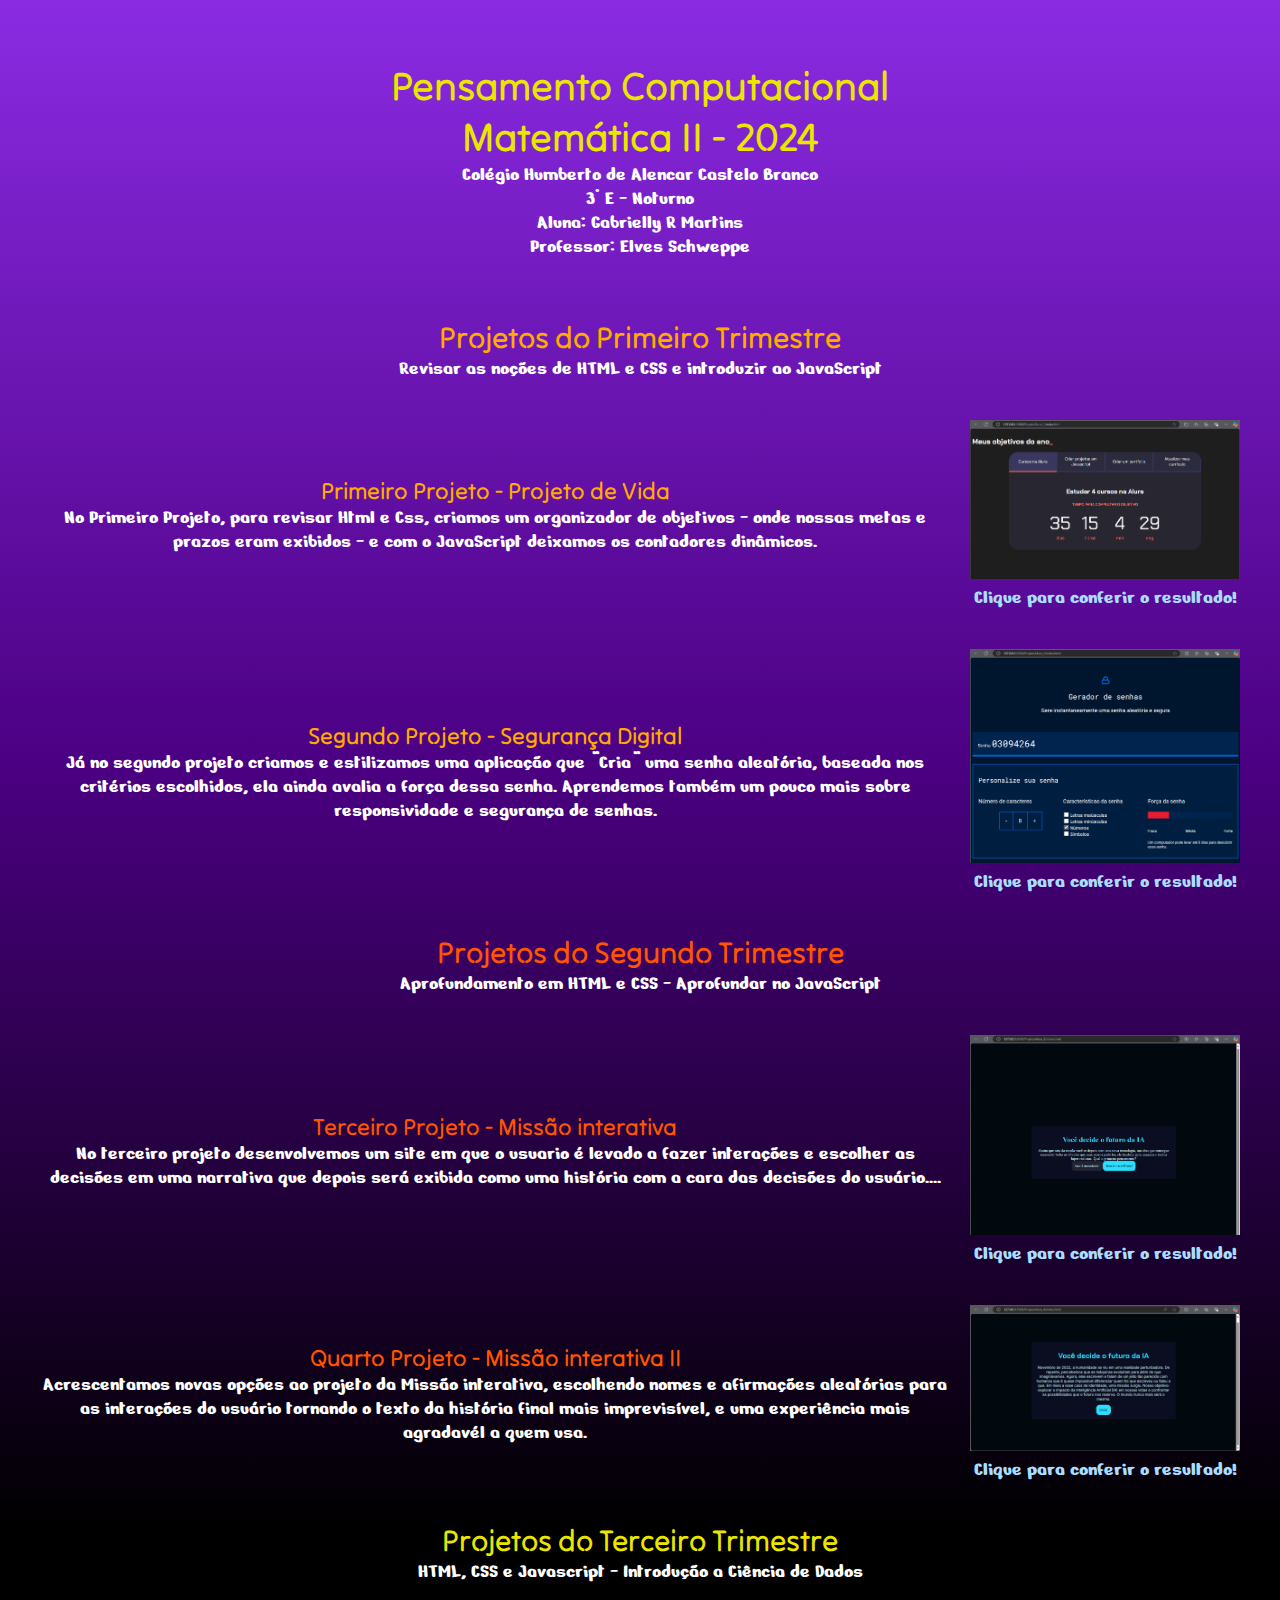
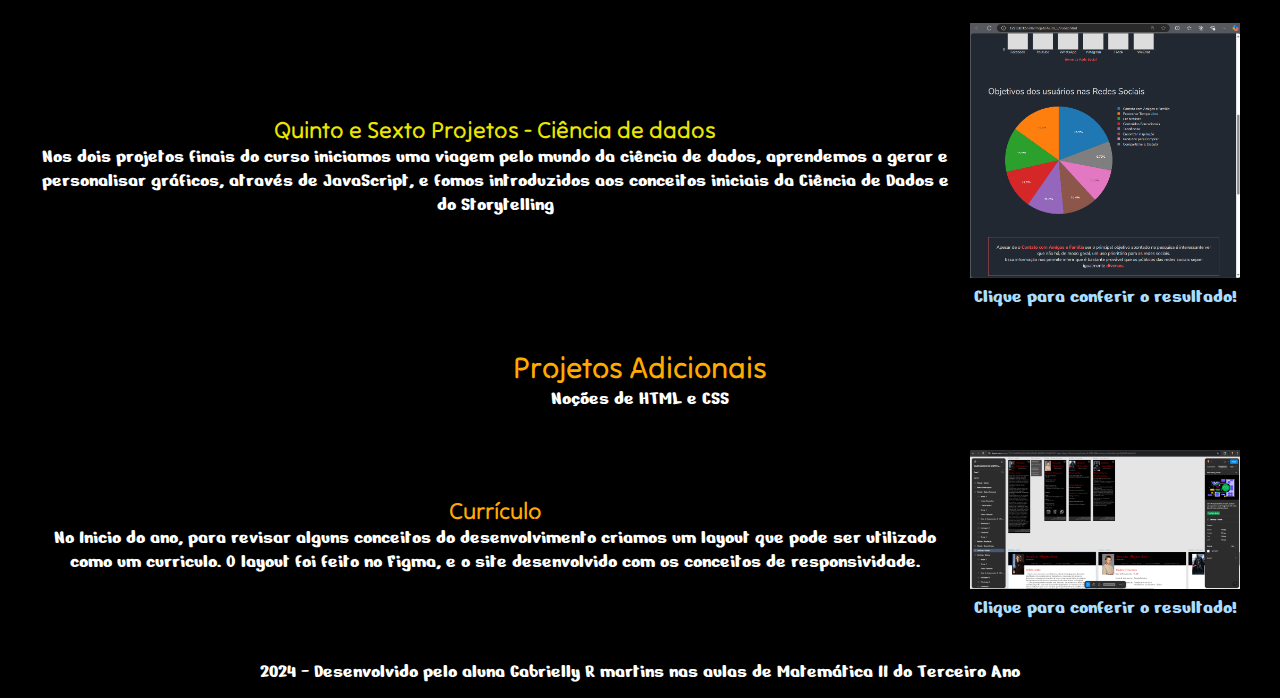
<file: index.html>
<!DOCTYPE html>
<html lang="pt-br">
<head>
    <meta charset="UTF-8">
    <meta name="viewport" content="width=device-width, initial-scale=1.0">
    <title>Pensamento Computacional</title>
    <link rel="preconnect" href="https://fonts.googleapis.com">
    <link rel="preconnect" href="https://fonts.gstatic.com" crossorigin>
    <link href="https://fonts.googleapis.com/css2?family=Nerko+One&display=swap" rel="stylesheet">
    <link href="https://fonts.googleapis.com/css2?family=Nunito+Sans:ital,opsz,wght@0,6..12,200..1000;1,6..12,200..1000&family=Tilt+Neon&display=swap" rel="stylesheet">
    <link rel="stylesheet" href="style.css">
</head>
<body>
    <section class="identificacao">
        <h1 class="titulo">Pensamento Computacional</h1>
        <h1 class="titulo">Matemática II - 2024</h1>
        <p>Colégio Humberto de Alencar Castelo Branco</p>
        <p>3° E - Noturno</p>
        <p>Aluna: Gabrielly R Martins</p>
        <p>Professor: Elves Schweppe</p>
    </section>
       
    <section class="trimestre1">
        <h2 class="titulo t1">Projetos do Primeiro Trimestre</h2>
        <p>Revisar as noções de HTML e CSS e introduzir ao JavaScript</p>
        <div class="projetos">
            <div>
                <h3 class="titulo t1">Primeiro Projeto - Projeto de Vida</h3>
                <p>No Primeiro Projeto, para revisar Html e Css, criamos um organizador de objetivos - onde nossas metas e prazos eram exibidos - e com o JavaScript deixamos os contadores dinâmicos.</p>
            </div>
            <a href="ProjetoAlura_1/index.html">
                <img class="amostra_projeto" src="imagens/print_projeto_1.png" alt="Print do projeto">
                <p class="link-ancora">Clique para conferir o resultado!</p>
            </a>
        </div>

        <div class="projetos">
            <div>
                <h3 class="titulo t1">Segundo Projeto - Segurança Digital</h3>
                <p>Já no segundo projeto criamos e estilizamos uma aplicação que "Cria" uma senha aleatória, baseada nos critérios escolhidos, ela ainda avalia a força dessa senha. Aprendemos também um pouco mais sobre responsividade e segurança de senhas.</p>
            </div>
            <a href="ProjetoAlura_2/index.html">
                <img class="amostra_projeto" src="imagens/print_projeto_2.png" alt="Print do projeto">
                <p class="link-ancora">Clique para conferir o resultado!</p>
            </a>
        </div>        
    </section>

    <section class="trimestre2">
        <h2 class="titulo t2">Projetos do Segundo Trimestre</h2>
        <p>Aprofundamento em HTML e CSS - Aprofundar no JavaScript</p>
        <div class="projetos">
            <div>
                <h3 class="titulo t2">Terceiro Projeto - Missão interativa</h3>
                <p>No terceiro projeto desenvolvemos um site em que o usuario é levado a fazer interações e escolher as decisões em uma narrativa que depois será exibida como uma história com a cara das decisões do usuário....</p>
            </div>
            <a href="ProjetoAlura_3/index.html">
                <img class="amostra_projeto" src="imagens/print_projeto_3.png" alt="Print do projeto">
                <p class="link-ancora">Clique para conferir o resultado!</p>
            </a>
        </div>

        <div class="projetos">
            <div>
                <h3 class="titulo t2">Quarto Projeto - Missão interativa II</h3>
                <p>Acrescentamos novas opções ao projeto da Missão interativa, escolhendo nomes e afirmações aleatórias para as interações do usuário tornando o texto da história final mais imprevisível, e uma experiência mais agradavél a quem usa.</p>
            </div>
            <a href="ProjetoAlura_4/index.html">
                <img class="amostra_projeto" src="imagens/print_projeto_4.png" alt="Print do projeto">
                <p class="link-ancora">Clique para conferir o resultado!</p>
            </a>
        </div>        
    </section>

    <section class="trimestre3">
        <h2 class="titulo t3">Projetos do Terceiro Trimestre</h2>
        <p>HTML, CSS e Javascript - Introdução a Ciência de Dados</p>
        <div class="projetos">
            <div>
                <h3 class="titulo t3">Quinto e Sexto Projetos - Ciência de dados</h3>
                <p>Nos dois projetos finais do curso iniciamos uma viagem pelo mundo da ciência de dados, aprendemos a gerar e personalisar gráficos, através de JavaScript, e fomos introduzidos aos conceitos iniciais da Ciência de Dados e do Storytelling </p>
            </div>
            <a href="ProjetoAlura_5/index.html">
                <img class="amostra_projeto" src="imagens/print_projeto_5.png" alt="Print do projeto">
                <p class="link-ancora">Clique para conferir o resultado!</p>
            </a>
        </div>        
    </section>

    <section class="trimestre1"></section>
        <h2 class="titulo t1">Projetos Adicionais</h2>
        <p>Noções de HTML e CSS</p>
        <div class="projetos">
            <div>
                <h3 class="titulo t1">Currículo</h3>
                <p>No Inicio do ano, para revisar alguns conceitos do desenvolvimento criamos um layout que pode ser utilizado como um curriculo. O layout foi feito no Figma, e o site desenvolvido com os conceitos de responsividade.</p>
            </div>
            <a href="ProjetoAdicional/Curricullum/index.html">
                <img class="amostra_projeto" src="imagens/print_projeto_extra.png" alt="Print do projeto">
                <p class="link-ancora">Clique para conferir o resultado!</p>
            </a>
        </div>      
    </section>

    <footer>
        2024 - Desenvolvido pelo aluna Gabrielly R martins nas aulas de Matemática II do Terceiro Ano
    </footer>
</body>
</html>
</file>
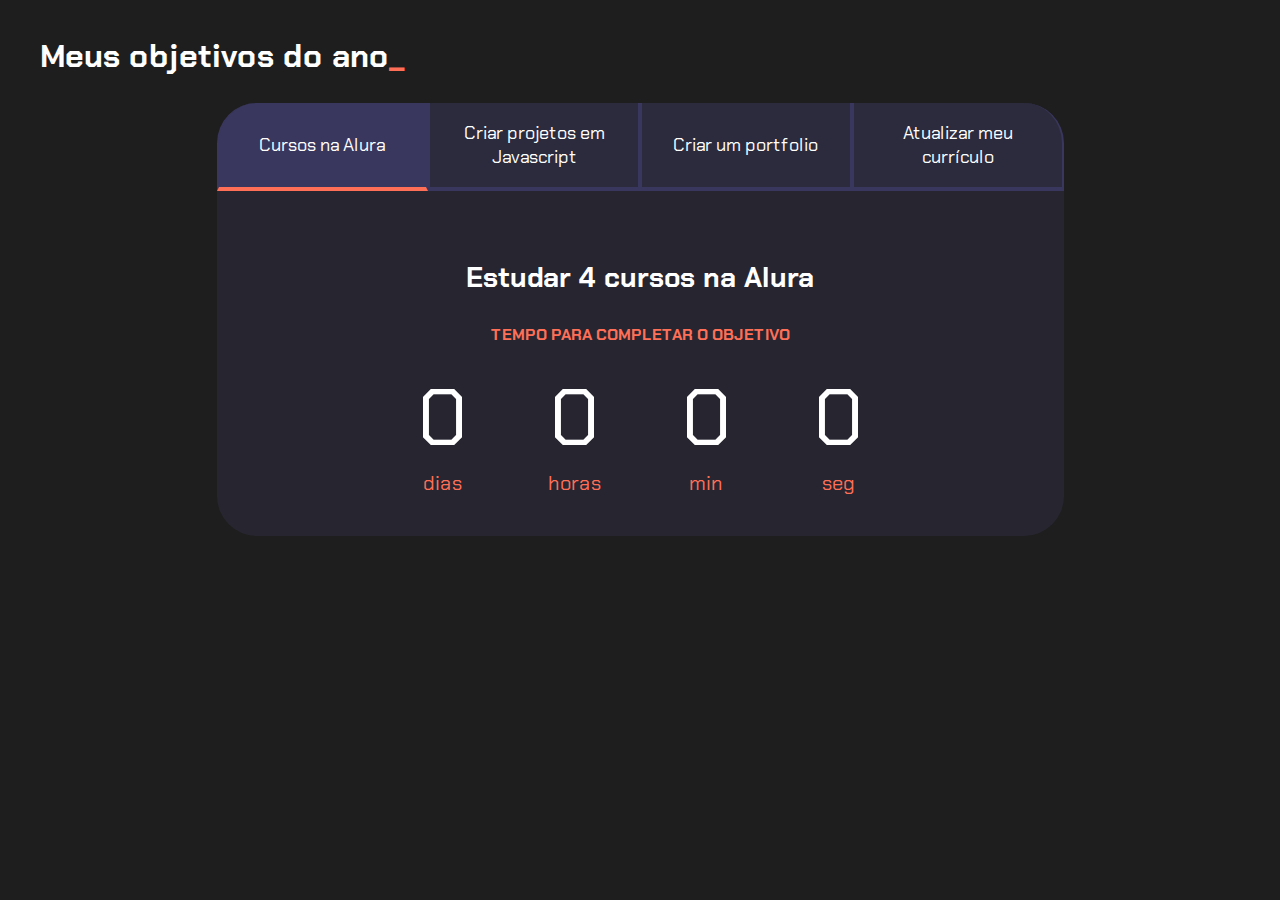
<file: ProjetoAlura_1/index.html>
<!DOCTYPE html>
<html lang="pt-br">

<head>
    <meta charset="UTF-8">
    <meta name="viewport" content="width=device-width, initial-scale=1.0">
    <title>Meus objetivos do ano</title>
    <link rel="stylesheet" href="style.css">
</head>

<body>
    <section class="conteudo-principal">
        <h2 class="titulo-principal">Meus objetivos do ano<span>_</span></h2>
        <div class="conteudo">
            <div class="botoes">
                <button class="botao ativo">Cursos na Alura</button>
                <button class="botao">Criar projetos em Javascript</button>
                <button class="botao">Criar um portfolio</button>
                <button class="botao">Atualizar meu currículo</button>
            </div>
            <div class="abas-textos">
                <div class="aba-conteudo ativo">
                    <h3 class="aba-conteudo-titulo-principal">Estudar 4 cursos na Alura</h3>
                    <h4 class="aba-conteudo-titulo-secundario">Tempo para completar o objetivo</h4>
                    <div class="contador">
                        <div class="contador-digito">
                            <p class="contador-digito-numero" id="dias0"></p>
                            <p class="contador-digito-texto">dias</p>
                        </div>
                        <div class="contador-digito">
                            <p class="contador-digito-numero" id="horas0"></p>
                            <p class="contador-digito-texto">horas</p>
                        </div>
                        <div class="contador-digito">
                            <p class="contador-digito-numero" id="min0"></p>
                            <p class="contador-digito-texto">min</p>
                        </div>
                        <div class="contador-digito">
                            <p class="contador-digito-numero" id="seg0"></p>
                            <p class="contador-digito-texto">seg</p>
                        </div>
                    </div>
                </div>
                <div class="aba-conteudo">
                    <h3 class="aba-conteudo-titulo-principal">Criar 5 projetos em Javascript</h3>
                    <h4 class="aba-conteudo-titulo-secundario">Tempo para completar o objetivo</h4>
                    <div class="contador">
                        <div class="contador-digito">
                            <p class="contador-digito-numero" id="dias1"></p>
                            <p class="contador-digito-texto">dias</p>
                        </div>
                        <div class="contador-digito">
                            <p class="contador-digito-numero" id="horas1"></p>
                            <p class="contador-digito-texto">horas</p>
                        </div>
                        <div class="contador-digito">
                            <p class="contador-digito-numero" id="min1"></p>
                            <p class="contador-digito-texto">min</p>
                        </div>
                        <div class="contador-digito">
                            <p class="contador-digito-numero" id="seg1"></p>
                            <p class="contador-digito-texto">seg</p>
                        </div>
                    </div>
                </div>
                <div class="aba-conteudo">
                    <h3 class="aba-conteudo-titulo-principal">Criar um portfolio com os meus 3 melhores projetos</h3>
                    <h4 class="aba-conteudo-titulo-secundario">Tempo para completar o objetivo</h4>
                    <div class="contador">
                        <div class="contador-digito">
                            <p class="contador-digito-numero" id="dias2"></p>
                            <p class="contador-digito-texto">dias</p>
                        </div>
                        <div class="contador-digito">
                            <p class="contador-digito-numero" id="horas2"></p>
                            <p class="contador-digito-texto">horas</p>
                        </div>
                        <div class="contador-digito">
                            <p class="contador-digito-numero" id="min2"></p>
                            <p class="contador-digito-texto">min</p>
                        </div>
                        <div class="contador-digito">
                            <p class="contador-digito-numero" id="seg2"></p>
                            <p class="contador-digito-texto">seg</p>
                        </div>
                    </div>
                </div>
                <div class="aba-conteudo">
                    <h3 class="aba-conteudo-titulo-principal">Atualizar meu curriculo com os certificados da Alura</h3>
                    <h4 class="aba-conteudo-titulo-secundario">Tempo para completar o objetivo</h4>
                    <div class="contador">
                        <div class="contador-digito">
                            <p class="contador-digito-numero" id="dias3"></p>
                            <p class="contador-digito-texto">dias</p>
                        </div>
                        <div class="contador-digito">
                            <p class="contador-digito-numero" id="horas3"></p>
                            <p class="contador-digito-texto">horas</p>
                        </div>
                        <div class="contador-digito">
                            <p class="contador-digito-numero" id="min3"></p>
                            <p class="contador-digito-texto">min</p>
                        </div>
                        <div class="contador-digito">
                            <p class="contador-digito-numero" id="seg3"></p>
                            <p class="contador-digito-texto">seg</p>
                        </div>
                    </div>
                </div>
            </div>
        </div>
    </section>
    <script src="main.js"></script>
</body>

</html>
</file>
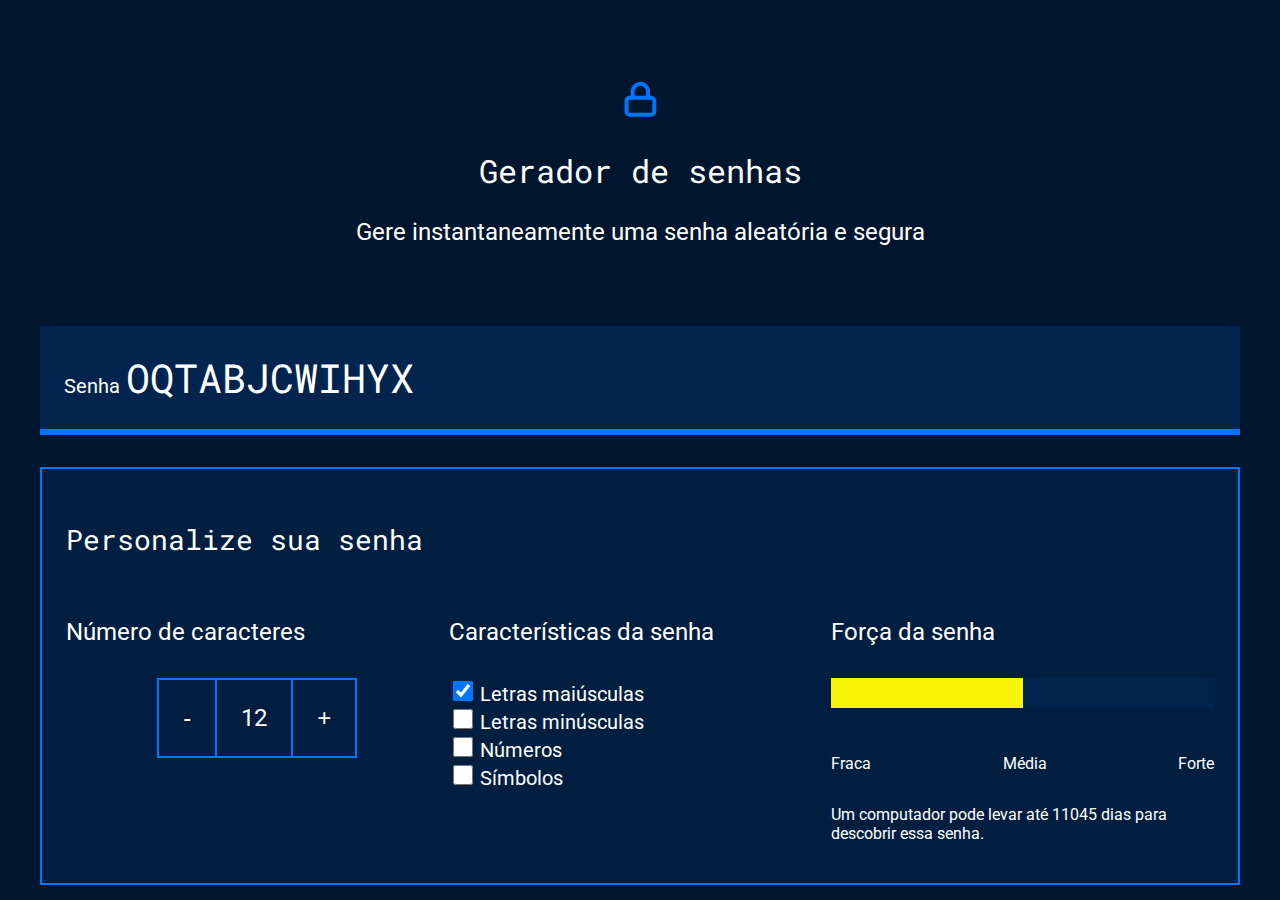
<file: ProjetoAlura_2/index.html>
<!DOCTYPE html>
<html lang="pt-br">

<head>
    <meta charset="UTF-8">
    <meta name="viewport" content="width=device-width, initial-scale=1.0">
    <title>Gerador de senha</title>
    <link rel="stylesheet" href="style.css">
</head>

<body>
    <section class="conteudo">
        <div class="conteudo-titulo">
            <img src="unlock.svg" alt="cadeado fechado">
            <h2 class="titulo-principal">Gerador de senhas</h2>
            <h3 class="titulo-secundario">Gere instantaneamente uma senha aleatória e segura</h3>
        </div>
        <div class="conteudo-senha">
            <label for="senha">Senha</label>
            <input name="senha" type="text" id="campo-senha" readonly>
        </div>
        <div class="parametro">
            <h3 class="parametro-titulo">Personalize sua senha</h3>
            <div class="parametro-coluna__senha">
                <div class="parametro-senha">
                    <h4 class="parametro-senha__titulo">Número de caracteres</h4>
                    <div class="parametro-senha-botoes">
                        <button class="parametro-senha__botao">-</button>
                        <p class="parametro-senha__texto">12</p>
                        <button class="parametro-senha__botao">+</button>
                    </div>
                </div>               
                <div class="parametro-senha">
                    <h4 class="parametro-senha__titulo">Características da senha</h4>
                    <div class="parametro-senha-checkbox">
                        <input name="maiusculo" type="checkbox" class="checkbox" checked>
                        <label for="maiusculo">Letras maiúsculas</label>
                    </div>
                    <div class="parametro-senha-checkbox">
                        <input name="minusculo" type="checkbox" class="checkbox">
                        <label for="minusculo">Letras minúsculas</label>
                    </div>
                    <div class="parametro-senha-checkbox">
                        <input name="numero" type="checkbox" class="checkbox">
                        <label for="numero">Números</label>
                    </div>
                    <div class="parametro-senha-checkbox">
                        <input name="simbolo" type="checkbox" class="checkbox">
                        <label for="simbolo">Símbolos</label>
                    </div>
                </div>
                <div class="parametro-senha">
                    <h4 class="parametro-senha__titulo">Força da senha</h4>
                    <div class="barra"></div>
                    <div class="forca fraca"></div>
                    <div class="parametro-senha-textos">
                        <p>Fraca</p>
                        <p>Média</p>
                        <p>Forte</p>
                    </div>
                    <p class="entropia"></p>
                </div>
            </div>
        </div>
    </section>
    <script src="main.js"></script>
</body> 
</html>
</file>
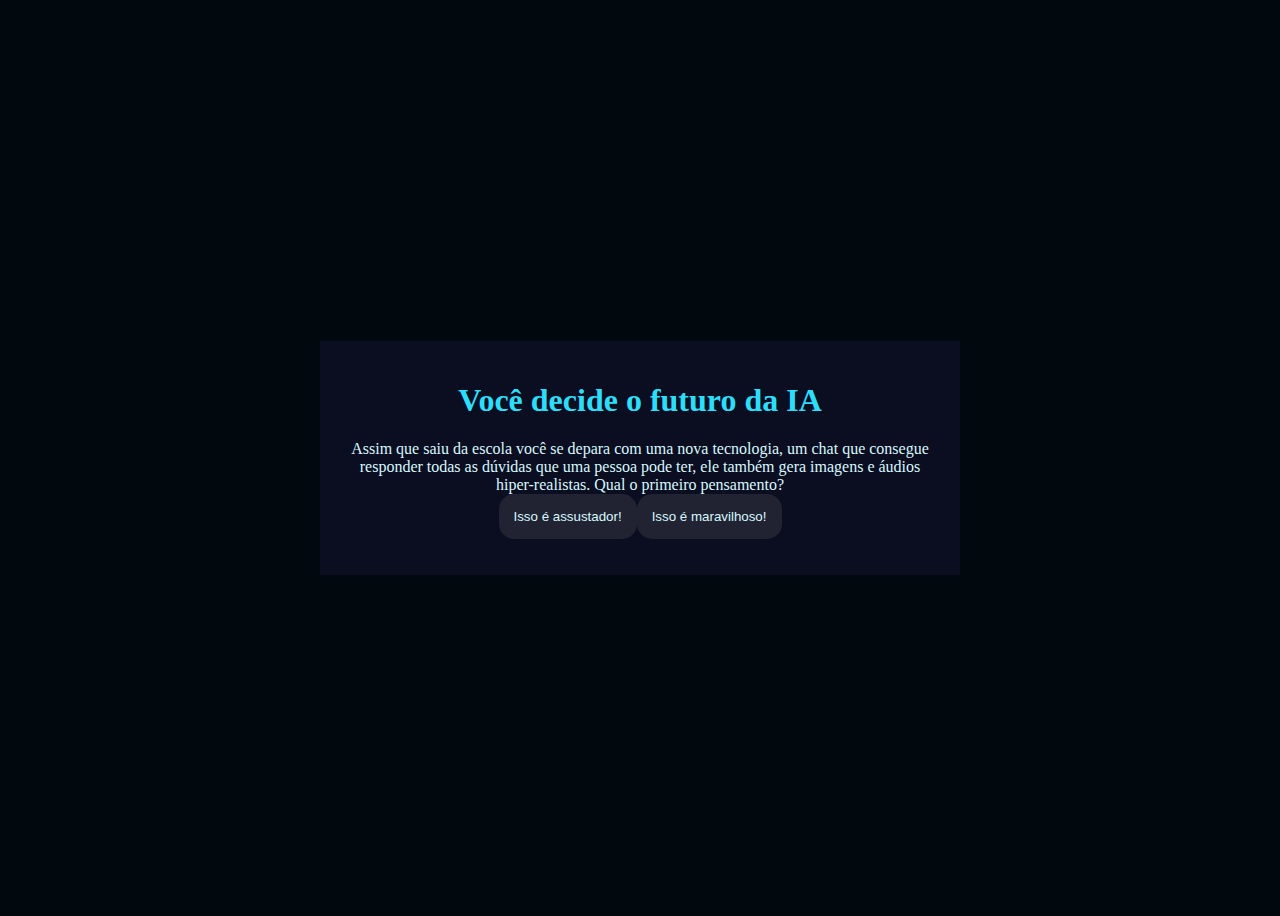
<file: ProjetoAlura_3/index.html>
<!DOCTYPE html>
<html lang="pt-br">
<head>
    <meta charset="UTF-8">
    <meta name="viewport" content="width=device-width, initial-scale=1.0">
    <link rel="stylesheet" href="style.css">
    <title>Você decide o futuro da IA</title>
</head>
<body>
    <div class="caixa-principal">
        <h1>Você decide o futuro da IA</h1>
        <div class="caixa-perguntas"></div>
        <div class="caixa-alternativas"></div>
        <div class="caixa-resultado">
            <p class="texto-resultado"></p>
        </div>
    </div>
    <script src="script.js"></script>
</body>
</html>
</file>
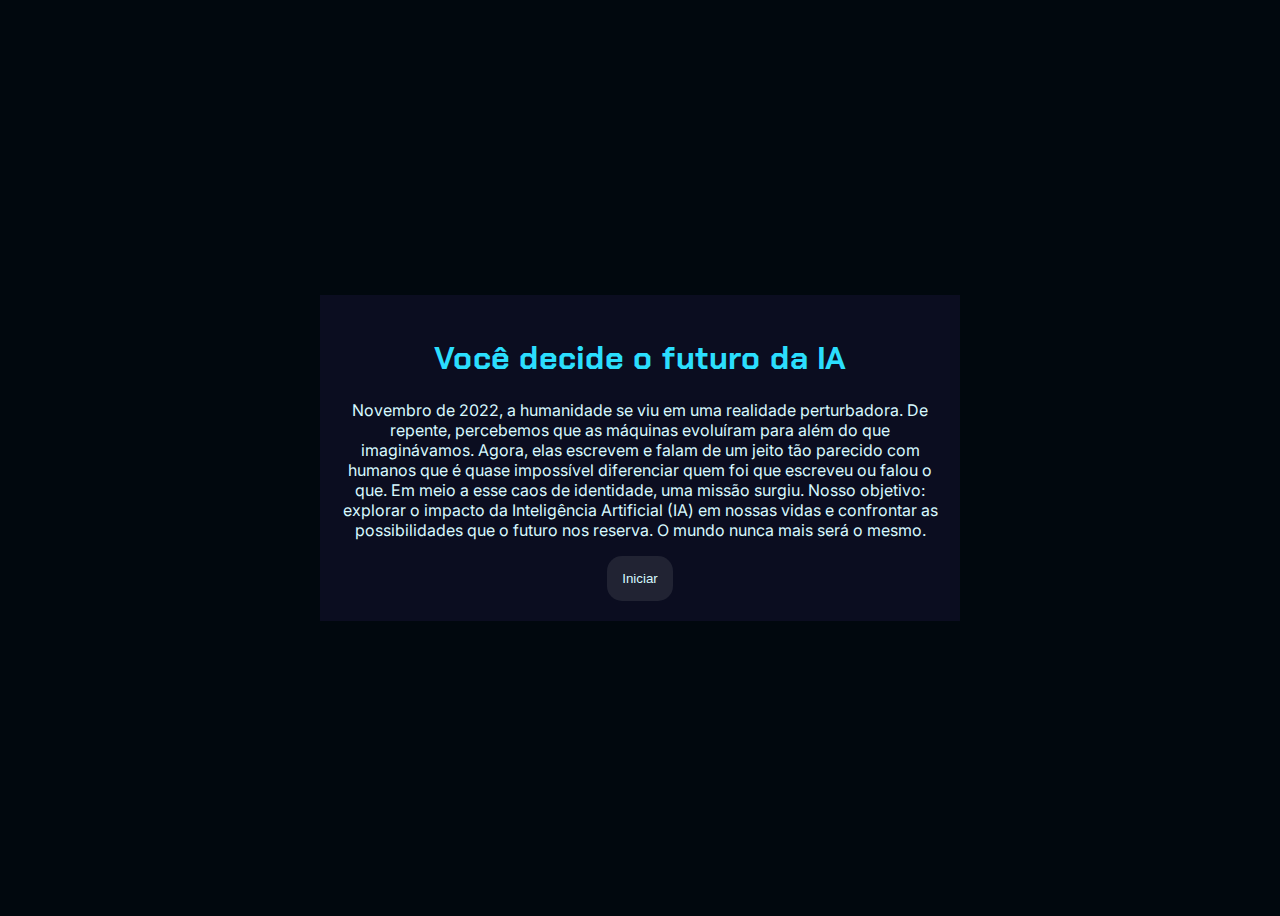
<file: ProjetoAlura_4/index.html>
<!DOCTYPE html>
<html lang="pt-br">

<head>
    <meta charset="UTF-8">
    <meta name="viewport" content="width=device-width, initial-scale=1.0">
    <link rel="stylesheet" href="style.css">
    <title>Você decide o futuro da IA</title>
</head>

<body>
    <div class="caixa-principal">
        <h1>Você decide o futuro da IA</h1>
        <div class="tela-inicial">
            <p>Novembro de 2022, a humanidade se viu em uma realidade perturbadora.
                De repente, percebemos que as máquinas evoluíram para além do que imaginávamos.
                Agora, elas escrevem e falam de um jeito tão parecido com humanos que é quase impossível diferenciar
                quem foi que escreveu ou falou o que.
                Em meio a esse caos de identidade, uma missão surgiu.
                Nosso objetivo: explorar o impacto da Inteligência Artificial (IA) em nossas vidas e confrontar as
                possibilidades que o futuro nos reserva.
                O mundo nunca mais será o mesmo.
            </p>
            <button class="iniciar-btn">Iniciar</button>
        </div>
        <div class="caixa-perguntas"></div>
        <div class="caixa-alternativas"></div>
        <div class="caixa-resultado">
            <p class="texto-resultado"></p>
            <button class="novamente-btn">Jogar novamente</button>
        </div>
    </div>
    <script type="module" src="js/aleatorio.js"></script>
    <script type="module" src="js/perguntas.js"></script>
    <script type="module" src="js/script.js"></script>
</body>

</html>
</file>
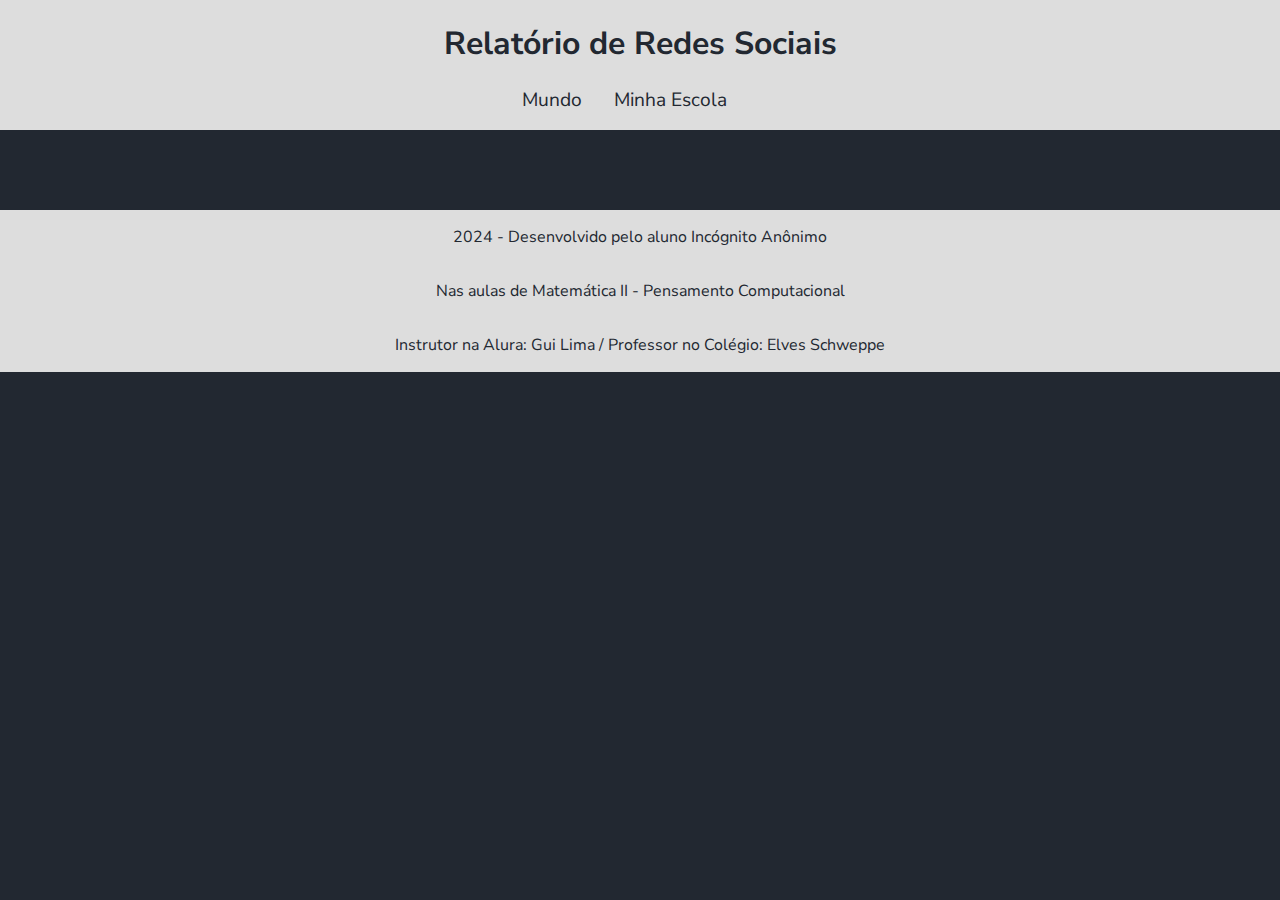
<file: ProjetoAlura_5/index.html>
<!DOCTYPE html>
<html lang="pt-br">
<head>
    <meta charset="UTF-8">
    <meta name="viewport" content="width=device-width, initial-scale=1.0">
    <title>Redes Sociais</title>
    <link rel="stylesheet" href="style.css">
    <script src="https://cdn.plot.ly/plotly-2.27.0.min.js" charset="utf-8"></script>
</head>
<body>
    <header>
        <h1>Relatório de Redes Sociais</h1>
        <nav>
            <a href="index.html">Mundo</a>
            <a href="minhaEscola.html">Minha Escola</a>
        </nav>
    </header>
    <main class="section-graficos">
        <section id="graficos-container" class="graficos-container">

        </section>
    </main>
    <footer>
        <p>2024 - Desenvolvido pelo aluno Incógnito Anônimo</p>
        <p>Nas aulas de Matemática II - Pensamento Computacional</p>
        <p>Instrutor na Alura: Gui Lima / Professor no Colégio: Elves Schweppe</p>
    </footer>
    <script type="module" src="graficos/common.js"></script>
    <script type="module" src="graficos/informacoesGlobais.js"></script>
    <script type="module" src="graficos/quantidadeUsuarios.js"></script>
    <script type="module" src="graficos/objetivosUsuarios.js"></script>
    <script type="module" src="graficos/redesFavoritas.js"></script>
</body>
</html>
</file>
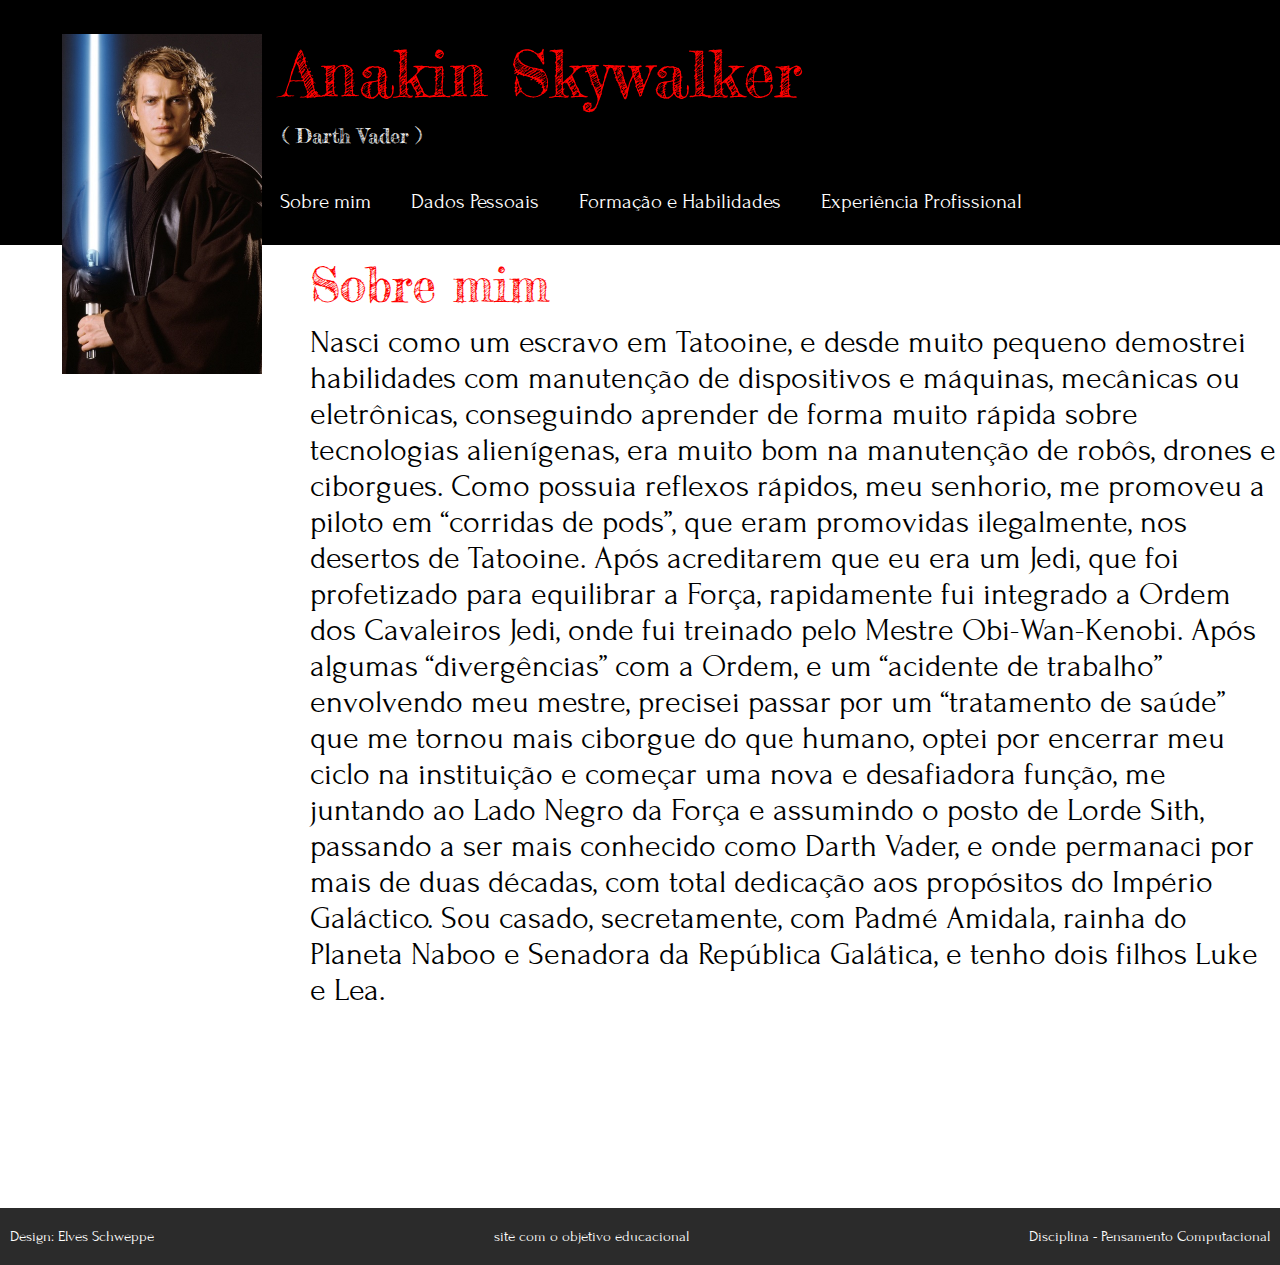
<file: ProjetoAdicional/Curricullum/index.html>
<!-- Esse conjunto de caracteres:
    
    "<" menor "!" exclamação "--" hífen hífen
    
    nesta ordem, é utilizado para abrir comentários
    tudo o que estiver entre ele não será lido como HTML
    e ficará apenas no código.
    
    Para fechar o comentário utiliza-se:
    
    "--" hífen hífen e ">" maior
-->


<!-- Objetivo pedagógico:
    
    Com o Objetivo de auxiliar no aprendizado esse HTML estára recheado de comentários
    utilizando uma técnica, que eu gosto muito, para facilitar o aprendizado,
    trata-se do  O QUE? POR QUÊ? COMO?.
    De trechos em trechos de código haverá o conjunto:
        "O que?" que diz o que se quer com o trecho a seguir;
        "Por quê" que explica o porquê se deve fazer isso;
        "Como " que traz alguns detalhes de como se faz esse preocesso.
-->


<!-- OBJETIVO 1
    O QUE?
        Identificar o tipo de arquivo e detalhes do HEAD
    
    POR QUE?
        Para uma página ser corretamente lida e interpretada pelos diferentes navegadores 
        é importante que esteja adequadamente codificada, então as informações do tipo do 
        arquivo e o head são essenciais.

        O DOCTYPE identifca que é um html
        O lang identifica qual é o idioma que está sendo utilzado no conteúdo - importante para auxiliar 
        os navegadores com as questões de tradução, no nosso caso o "pt-br" quer dizer 
        "português do Brasil"
        O Head traz informações adicionais que auxiliam, configuram, direcionam e personalizam elementos do navegador
        O charset é referente ao conjunto de caracteres que será utilizado como por exemplo alfabeto árabe, latino, chinês, sirílico
        O name e content são referentes a informações que nomeiam e delimitam o dispositivo que está sendo utilizado.
        O title é o nome que aparece na aba do navegador (é possivel se inserir um icone também)
        o Link é uma instrução para associar a este html algum arquivo externo - neste caso a relação (rel) é de uma folha de estilos
        um arquivo css que vai alterar a estética da página, e o href é o local (caminho) em que este arquivo se encontra, ou seja, 
        o arquivo "style.css" que está na pasta style, que está no mesmo diretório do nosso html;

    COMO?
        Essas informações podem ser digitadas uma a uma, mas esse procedimento é tão corriqueiro que a maioria dos editores de
        código possuem atalhos para a inserção no VS Code basta digitar "html:5" e ele insere as tags html, head e body
        identadas e com fechamento - muito prático.
-->

<!DOCTYPE html>

<html lang="pt-br">

<head>
    <meta charset="UTF-8">
    <meta name="viewport" content="width=device-width, initial-scale=1.0">
    <title>Anakin Skywalker</title>
    <link rel="stylesheet" href="style/style.css">
    <link rel="stylesheet" href="style/style_desktop.css">
</head>

<!-- OBJETIVO 2
    O QUE?
        Estrurar o conteudo a ser exibido no corpo da página - o BODY -  "a partir do protótipo";
    POR QUE?
        Não basta inserir o conteudo, é preciso que este seja organizado, dentro das seções, parágrafos,
        listas, colunas, cabeçalho, rodapé, barras de navegação, blocos de conteudo, e por ai vai...
        É aqui que se demostra a capacidade de criação do programador (desenvolvedor). Hávera inumeras
        maneiras de se construir uma página e todas terão os mesmos resultados estéticos, porém há
        escolhas que facilitarão a integração, a manutenção e compartilhamento do código.

        Inúmeras tags serão utilizadas e apresentadas a partir de agora mas o conceito fundamental é de:
        
        Abrir e fechar a tag <h2> h2 Abre e /h2 Fecha </h2> - por exemplo para um texto em destaque
        
        ou 

        Tags que fecham em si mesmas como a de imagem exemplo <img scr="caminho da imagem">


    COMO?
        Se conhecer o protótipo é fundamental, entender os elementos de uma página é igualmente
        e em geral há alguns elementos que se repetem e seguem um padrão - não é uma regra mas
        uma convenção amplamente aceita o uso das tags em língua inglesa:

        Esse é um modelo bastante utilizado para vizualização em tablets e desktops
         __________________________________________________________
        | Cabeçalho <header>                                       |
        |__________________________________________________________|
        | Barra de navegação ou de links <nav_bar>                 |
        |__________________________________________________________|
        |               |                                          |
        | Menu lateral  |     Conteúdo geralmente dividido         |
        | <a_side>      |     em seções    <section>               |
        |               |                                          |
        |               |                                          |
        |               |                                          |
        |               |                                          |
        |               |                                          |
        |_______________|__________________________________________|
        | Rodapé <footer>                                          |
        |__________________________________________________________|

        A mesma página em dispositivos móveis, por exemplo, poderia ocultar apenas os menus e barras de navegação:
         ___________________________
        | Cabeçalho      <nav_bar>  |
        | <header>        oculto    |
        |___________________________|
        | <a_side> oculto           |
        |___________________________|
        |                           |
        |  Conteúdo geralmente      |
        |  dividido em seções       |
        |    <section>              |
        |                           |
        |                           |
        |                           |
        |                           |
        |                           |
        |___________________________|
        | Rodapé <footer>           |
        |___________________________|

        Abaixo uma lista com algumas das principais tags e seus usos:

        div - é uma divisão é muito utilizada para criar organização para distribuição dos elementos,
        seja no FlexBox ou Grid (veremos no CSS mais a frente)
        h1, h2, h3 - são destaques "highlights" que trazem algumas configurações prontas, sem a necessidade
        de indicação no CSS. O h1 é considerado o mais importante e "deve", em geral,
        aparecer uma única vez em cada página, quanto maior o número, menos o nível de destaque;
        ol e ul - são relacionados a listas, ordended e unordened, com e sem ordem - o que altera o 
        tipo de marcador.
        li - list item - está relacionado as listas, ol e ul, é cada item de uma lista
        section - é usado para separar seções de conteúdo
        a - ou ancora - geralmente usado para criar um ponto onde o usuário ao clicar é direcionado a
        outro ponto, ou outra página.
        header - é o cabeçalho, em geral traz a parte superior com a estrutura que caracteriza o site
        nav-bar ou nav_bar - são barras de navegação, que permitem navegar dentro do próprio site uma variação
        é o uso da barra lateral neste caso pode-se usar as tags a_side ou side_bar
        footer - é o rodapé e quase sempre traz as informações do criador, desenvolvedor, ou da empresa,
        como links para redes sociais, acesso aos contatos entre outros
        
        input - o input é uma referência a uma entrada, isto é, se queremos que o usuário faça alguma
        interação podemos utilizar o input que pode ser de diferentes tipos:
            button - um botão
            checkbox - uma caixa de checagem
            color - abre uma caixa de seleção de cor
            date, datetime - campos para escolher uma data, ou preencher e validar 
            (ainda exitem os campos day, mounth, week, year que valida as informações campo a campo)
            email - uma caixa de texto que recebe e válida um endereço de e-mail
            file - abre uma caixa de seleção de arquivo para envio
            password - abre um campo para digitação de senha (que oculta os caracteres)
            radio - um ponto de seleção, normalmente é utilizado quando há opções e o usuário deve
            escolher apenas 1.
            range - é um seletor deslizante
            reset - um botão de redefinir
            search - uma barra de texto para pesquisa
            submit - um botão de enviar
            tel - uma caixa de texto que recebe e válida um número de telefone
            text - uma caixa de texto
            time - um seletor de horário
            url - uma caixa de texto que recebe e válida uma localização na internet
-->


<body>

    <header class="cabecalho">
        <img src="img/AS_home.jpg">
        <div class="nome">
            <h1>Anakin Skywalker</h1>
            <h2>( Darth Vader )</h2>
        </div>
    </header>
    
    <div>
        <input type="checkbox" class="gatilho-menu-hamburguer">  
        
        <div class="menu-hamburguer">
            <span></span>
            <span></span>
            <span></span>
        </div>
        
        <ul class="nav-links">
            <li>
                <a class="nav-links-link" href="index.html">Sobre mim</a>
            </li>
            <li>
                <a class="nav-links-link" href="dados.html">Dados Pessoais</a>
            </li>
            <li>
                <a class="nav-links-link" href="formacao.html">Formação e Habilidades</a>
            </li>
            <li>
                <a class="nav-links-link" href="experiencia.html">Experiência Profissional</a>
            </li>
        </ul>
    </div>    
    
    <section class="fundo-branco">
        <h3 class="h3-principal">Sobre mim</h3>
        <p>Nasci como um escravo em Tatooine, e desde muito pequeno demostrei habilidades com manutenção de dispositivos e máquinas, mecânicas ou eletrônicas, conseguindo aprender de forma muito rápida sobre tecnologias alienígenas, era muito bom na manutenção de robôs, drones e ciborgues.
            Como possuia reflexos rápidos, meu senhorio, me promoveu a piloto em “corridas de pods”,  que eram promovidas ilegalmente, nos desertos de Tatooine.
            Após acreditarem que eu era um Jedi, que foi profetizado para equilibrar a Força, rapidamente fui integrado a Ordem dos Cavaleiros Jedi, onde fui treinado pelo Mestre Obi-Wan-Kenobi.
            Após algumas “divergências” com a Ordem, e um “acidente de trabalho” envolvendo meu mestre, precisei passar por um “tratamento de saúde” que me tornou mais ciborgue do que humano, optei por encerrar meu ciclo na instituição e começar uma nova e desafiadora função, me juntando ao Lado Negro da Força e assumindo o posto de Lorde Sith, passando a ser mais conhecido como Darth Vader, e onde permanaci por mais de duas décadas, com total dedicação aos propósitos do Império Galáctico.
            Sou casado, secretamente, com  Padmé Amidala, rainha do Planeta Naboo e Senadora da República Galática, e tenho dois filhos Luke e Lea.
        </p>
    </section>
    <footer>
        <f>Design: Elves Schweppe</f>
        <f>site com o objetivo educacional </f>
        <f>Disciplina - Pensamento Computacional</f>
    </footer>
</body>
</html>
</file>
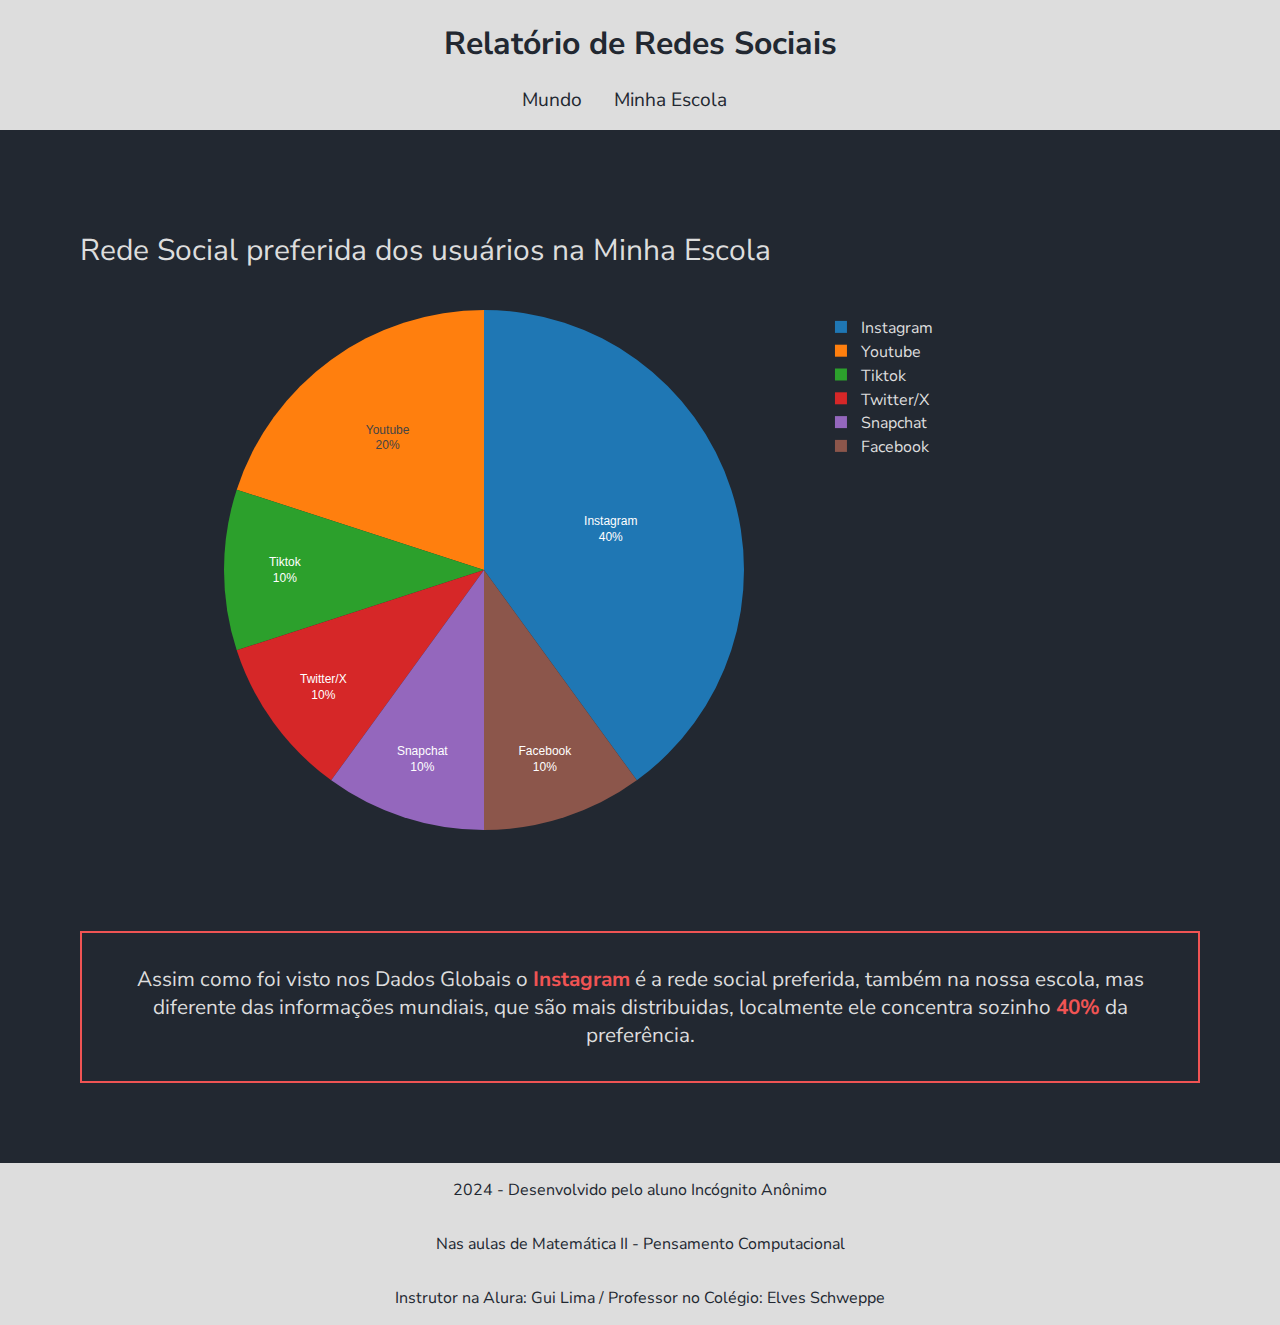
<file: ProjetoAlura_5/minhaEscola.html>
<!DOCTYPE html>
<html lang="pt-br">
<head>
    <meta charset="UTF-8">
    <meta name="viewport" content="width=device-width, initial-scale=1.0">
    <title>Redes Sociais - Minha Escola</title>
    <link rel="stylesheet" href="style.css">
    <script src="https://cdn.plot.ly/plotly-2.27.0.min.js" charset="utf-8"></script>
</head>
<body>
    <header>
        <h1>Relatório de Redes Sociais</h1>
        <nav>
            <a href="index.html">Mundo</a>
            <a href="minhaEscola.html">Minha Escola</a>
        </nav>
    </header>
    <main class="graficos-section">
        <section id="graficos-container" class="graficos-container">
            <!-- crie os gráficos/texto aqui -->
        </section>
    </main>
    <footer>
        <p>2024 - Desenvolvido pelo aluno Incógnito Anônimo</p>
        <p>Nas aulas de Matemática II - Pensamento Computacional</p>
        <p>Instrutor na Alura: Gui Lima / Professor no Colégio: Elves Schweppe</p>
    </footer>
    <script type="module" src="graficos/common.js"></script>
    <script type="module" src="graficos/redesSociaisEscola.js"></script>
</body>
</html>
</file>
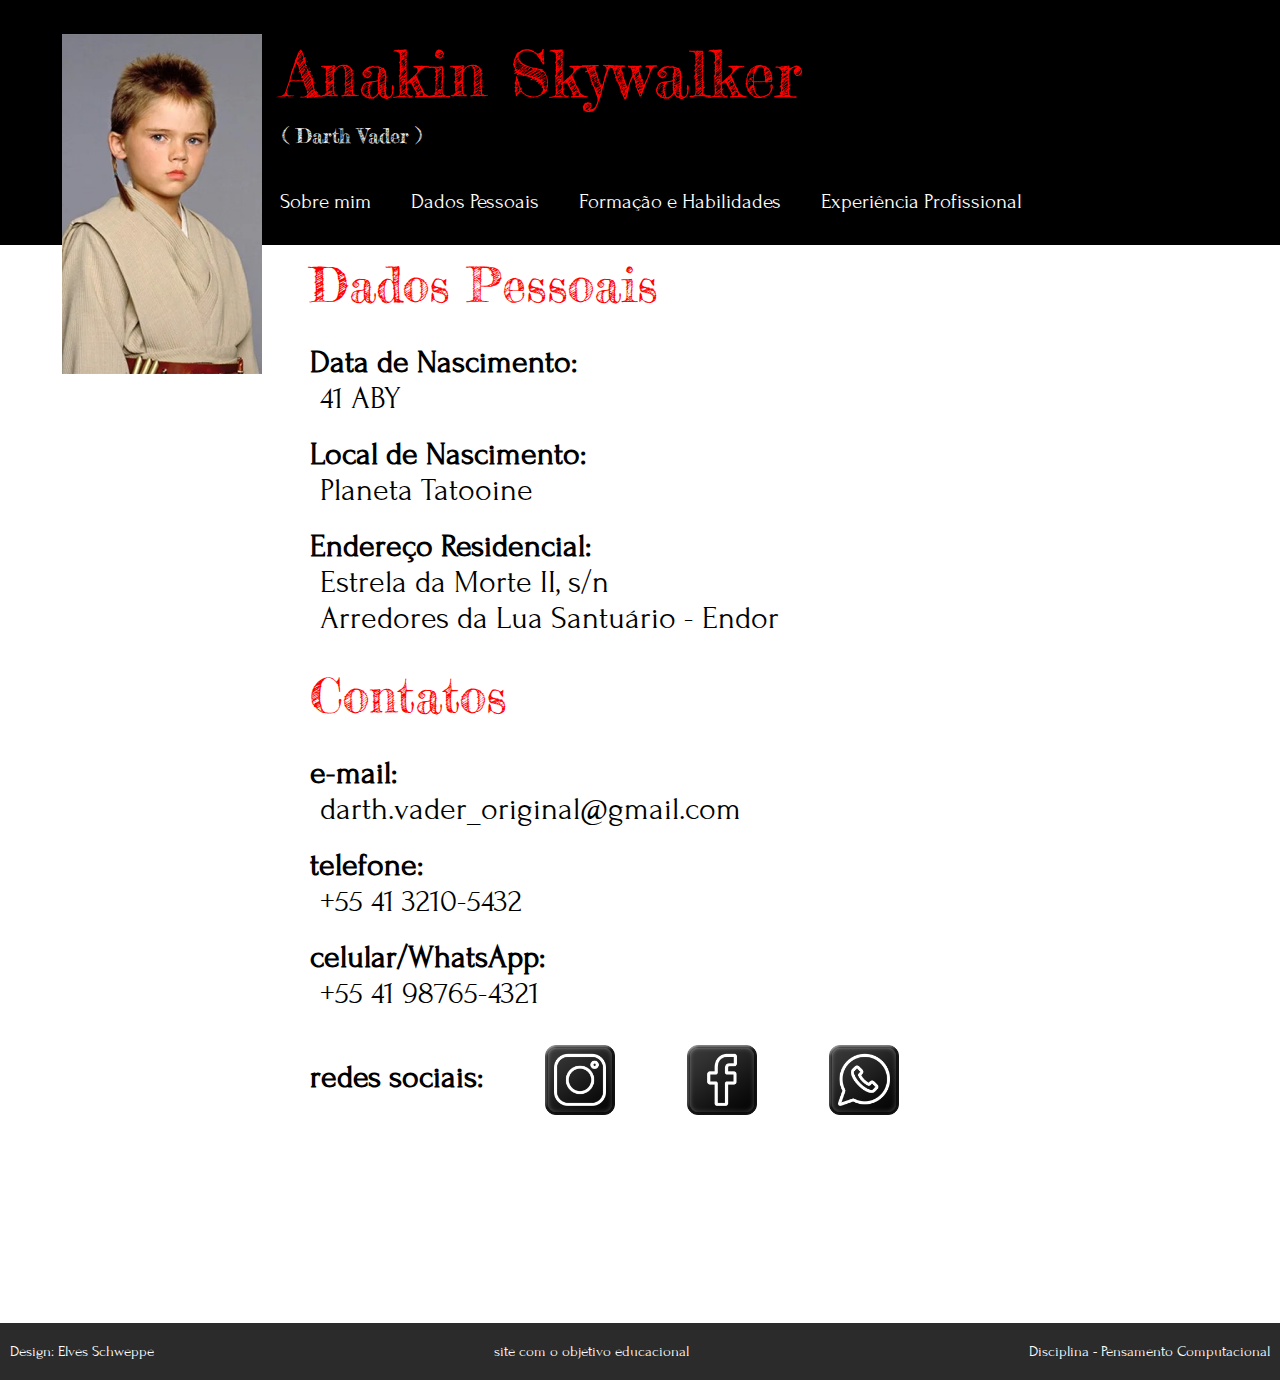
<file: ProjetoAdicional/Curricullum/dados.html>
<!DOCTYPE html>

<html lang="pt-br">

<head>
    <meta charset="UTF-8">
    <meta name="viewport" content="width=device-width, initial-scale=1.0">
    <title>Anakin Skywalker</title>
    <link rel="stylesheet" href="style/style.css">
    <link rel="stylesheet" href="style/style_desktop.css">
</head>

<body>

    <header class="cabecalho">
        <img src="img/AS_dados.jpg">
        <div class="nome">
            <h1>Anakin Skywalker</h1>
            <h2>( Darth Vader )</h2>
        </div>
    </header>
    
    <div>
        <input type="checkbox" class="gatilho-menu-hamburguer">  
        
        <div class="menu-hamburguer">
            <span></span>
            <span></span>
            <span></span>
        </div>
        
        <ul class="nav-links">
            <li>
                <a class="nav-links-link" href="index.html">Sobre mim</a>
            </li>
            <li>
                <a class="nav-links-link" href="dados.html">Dados Pessoais</a>
            </li>
            <li>
                <a class="nav-links-link" href="formacao.html">Formação e Habilidades</a>
            </li>
            <li>
                <a class="nav-links-link" href="experiencia.html">Experiência Profissional</a>
            </li>
        </ul>
    </div>    
    
    <section class="fundo-branco">
        <h3 class="h3-principal">Dados Pessoais</h3>
        <p class="campo">Data de Nascimento:</p>
        <p class="dado"> 41 ABY </p>
        <p class="campo">Local de Nascimento:</p>
        <p class="dado"> Planeta Tatooine</p>
        <p class="campo">Endereço Residencial:</p>
        <p class="dado">Estrela da Morte II, s/n</p>
        <p class="dado">Arredores da Lua Santuário - Endor </p>
           
        <h3  class="h3-secundario">Contatos</h3>
        <p class="campo">e-mail:</p>
        <p class="dado">darth.vader_original@gmail.com</p>
        <p class="campo">telefone:</p>
        <p class="dado">+55 41 3210-5432</p>
        <p class="campo">celular/WhatsApp:</p>
        <p class="dado">+55 41 98765-4321</p>
           
        <div class="redes">
            <div class="campo">redes sociais:</div>
            
            <div class="icones">
                <a href="#"><img class=icone-redes src="img/Icones_Redes_Sociais_PNG_Transparente/Instagram.png"></a>
                <a href="#"><img class=icone-redes src="img/Icones_Redes_Sociais_PNG_Transparente/Facebook.png"></a>
                <a href="#"><img class=icone-redes src="img/Icones_Redes_Sociais_PNG_Transparente/WhatsApp.png"></a>
            </div>
        </div>
        
        
    </section>
    <footer>
        <f>Design: Elves Schweppe</f>
        <f>site com o objetivo educacional </f>
        <f>Disciplina - Pensamento Computacional</f>
    </footer>
</body>
</html>
</file>
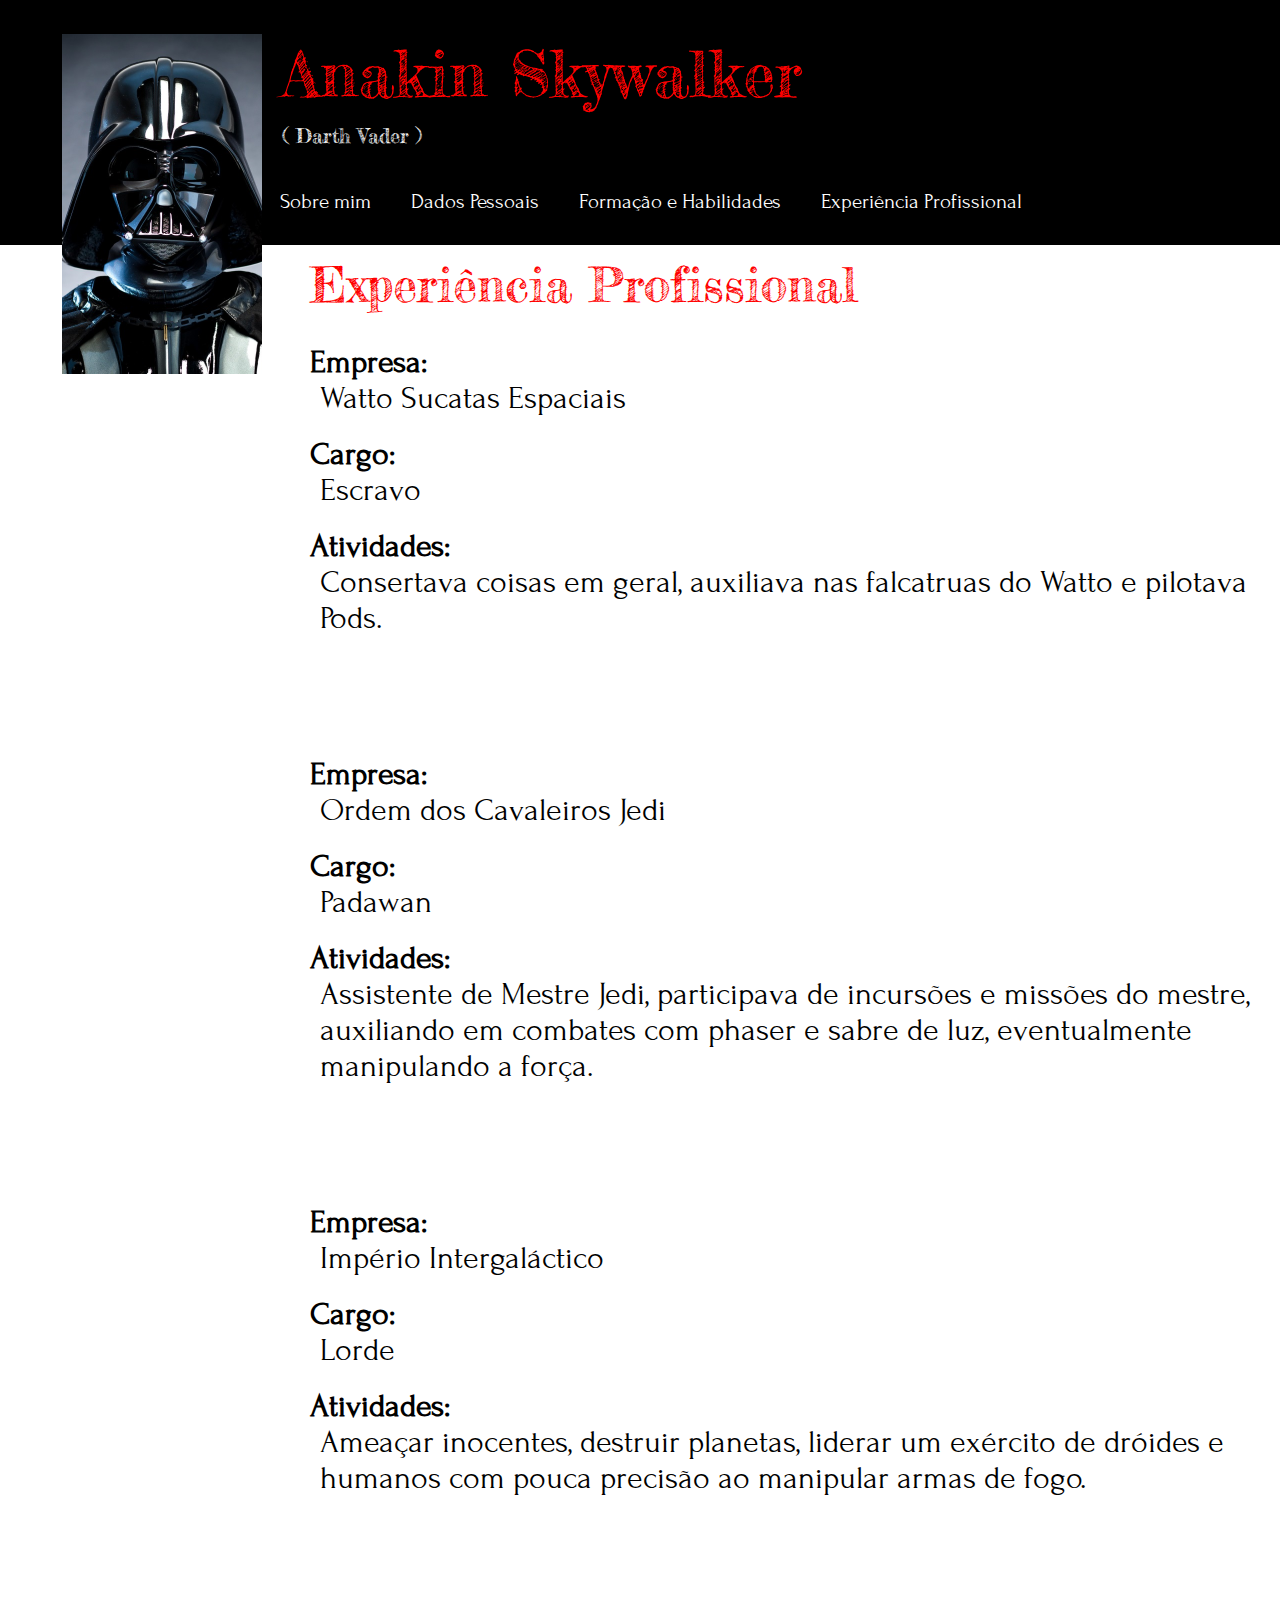
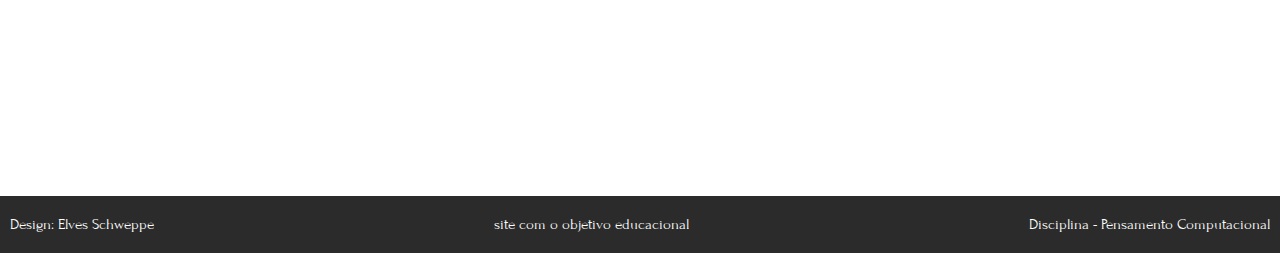
<file: ProjetoAdicional/Curricullum/experiencia.html>
<!DOCTYPE html>

<html lang="pt-br">

<head>
    <meta charset="UTF-8">
    <meta name="viewport" content="width=device-width, initial-scale=1.0">
    <title>Anakin Skywalker</title>
    <link rel="stylesheet" href="style/style.css">
    <link rel="stylesheet" href="style/style_desktop.css">
</head>

<body>

    <header class="cabecalho">
        <img src="img/AS_experiencia.jpg">
        <div class="nome">
            <h1>Anakin Skywalker</h1>
            <h2>( Darth Vader )</h2>
        </div>
    </header>
    
    <div>
        <input type="checkbox" class="gatilho-menu-hamburguer">  
        
        <div class="menu-hamburguer">
            <span></span>
            <span></span>
            <span></span>
        </div>
        
        <ul class="nav-links">
            <li>
                <a class="nav-links-link" href="index.html">Sobre mim</a>
            </li>
            <li>
                <a class="nav-links-link" href="dados.html">Dados Pessoais</a>
            </li>
            <li>
                <a class="nav-links-link" href="formacao.html">Formação e Habilidades</a>
            </li>
            <li>
                <a class="nav-links-link" href="experiencia.html">Experiência Profissional</a>
            </li>
        </ul>
    </div>    
    
    <section class="fundo-branco">
        <h3 class="h3-principal">Experiência Profissional</h3>

        <div class="experiencia">
            <p class="campo">Empresa:</p>
            <p class="dado">Watto Sucatas Espaciais</p>
            <p class="campo">Cargo:</p>
            <p class="dado">Escravo</p>
            <p class="campo">Atividades:</p>
            <p class="dado">Consertava coisas em geral, auxiliava nas falcatruas do Watto e pilotava Pods.</p>
        </div>
        
        <div class="experiencia">
            <p class="campo">Empresa:</p>
            <p class="dado">Ordem dos Cavaleiros Jedi</p>
            <p class="campo">Cargo:</p>
            <p class="dado">Padawan</p>
            <p class="campo">Atividades:</p>
            <p class="dado">Assistente de Mestre Jedi, participava de incursões e missões do mestre, auxiliando em combates com phaser e sabre de luz, eventualmente manipulando a força.</p>    
        </div>

        <div class="experiencia">
            <p class="campo">Empresa:</p>
            <p class="dado">Império Intergaláctico</p>
            <p class="campo">Cargo:</p>
            <p class="dado">Lorde</p>
            <p class="campo">Atividades:</p>
            <p class="dado">Ameaçar inocentes, destruir planetas, liderar um exército de dróides e humanos com pouca precisão ao manipular armas de fogo.</p>
        </div>
        
    </section>
    
    <footer>
        <f>Design: Elves Schweppe</f>
        <f>site com o objetivo educacional </f>
        <f>Disciplina - Pensamento Computacional</f>
    </footer>
</body>
</html>
</file>
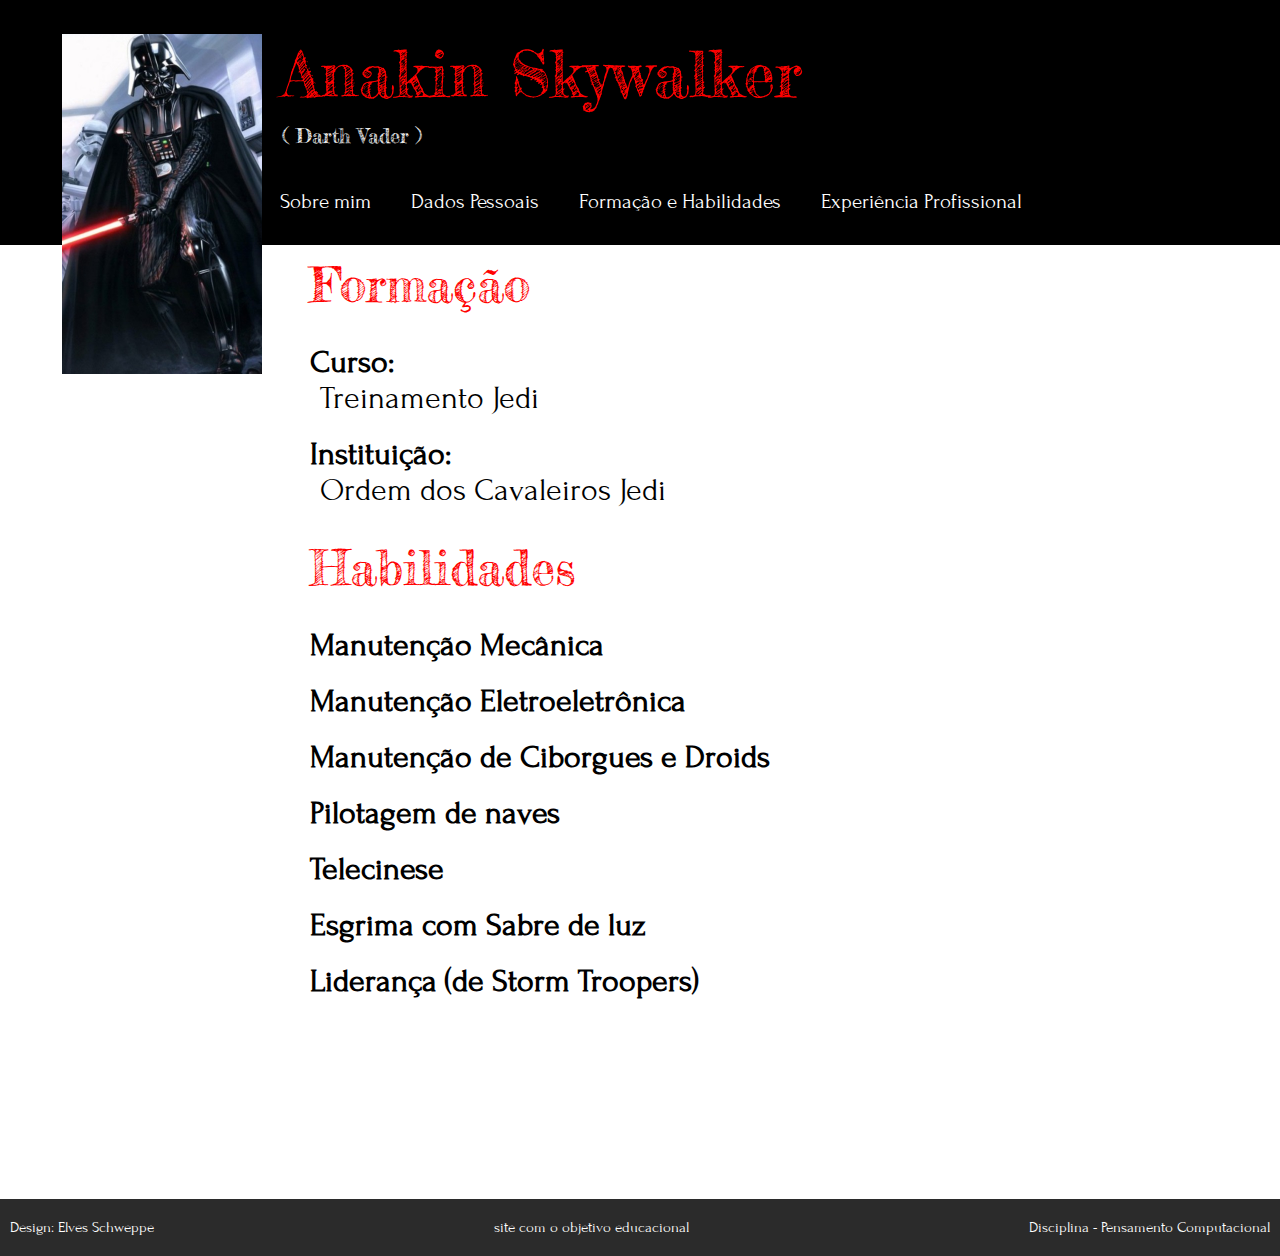
<file: ProjetoAdicional/Curricullum/formacao.html>
<!DOCTYPE html>

<html lang="pt-br">

<head>
    <meta charset="UTF-8">
    <meta name="viewport" content="width=device-width, initial-scale=1.0">
    <title>Anakin Skywalker</title>
    <link rel="stylesheet" href="style/style.css">
    <link rel="stylesheet" href="style/style_desktop.css">
</head>

<body>

    <header class="cabecalho">
        <img src="img/AS_formacao.jpg">
        <div class="nome">
            <h1>Anakin Skywalker</h1>
            <h2>( Darth Vader )</h2>
        </div>
    </header>
    
    <div>
        <input type="checkbox" class="gatilho-menu-hamburguer">  
        
        <div class="menu-hamburguer">
            <span></span>
            <span></span>
            <span></span>
        </div>
        
        <ul class="nav-links">
            <li>
                <a class="nav-links-link" href="index.html">Sobre mim</a>
            </li>
            <li>
                <a class="nav-links-link" href="dados.html">Dados Pessoais</a>
            </li>
            <li>
                <a class="nav-links-link" href="formacao.html">Formação e Habilidades</a>
            </li>
            <li>
                <a class="nav-links-link" href="experiencia.html">Experiência Profissional</a>
            </li>
        </ul>
    </div>    
    
    <section class="fundo-branco">
        <h3 class="h3-principal">Formação</h3>
        <p class="campo">Curso:</p>
        <p class="dado"> Treinamento Jedi </p>
        <p class="campo">Instituição:</p>
        <p class="dado">Ordem dos Cavaleiros Jedi</p>
        
        <h3  class="h3-secundario">Habilidades</h3>
        <p class="campo">Manutenção Mecânica</p>
        <p class="campo">Manutenção Eletroeletrônica</p>
        <p class="campo">Manutenção de Ciborgues e Droids</p>
        <p class="campo">Pilotagem de naves</p>
        <p class="campo">Telecinese</p>
        <p class="campo">Esgrima com Sabre de luz</p>
        <p class="campo">Liderança (de Storm Troopers)</p>
    </section>

    <footer>
        <f>Design: Elves Schweppe</f>
        <f>site com o objetivo educacional </f>
        <f>Disciplina - Pensamento Computacional</f>
    </footer>
</body>
</html>
</file>
<file: style.css>
:root{
    --cor-texto-titulo: #EBE600;
    --cor-texto-principal: #FFFFFF ;
    --cor-texto-destaque: #AADDFF ;
    --fonte-principal: "Tilt Neon", sans-serif;
    --fonte-secundaria: "Nerko One", cursive;
    --cor-t3: #FF0000;
    --cor-t2: #FF5500;
    --cor-t1: #FFAA00;


}

*{
    margin: 0px;
    padding: 0px;
}

body{
    background-image: linear-gradient(#8A2BE2, #4B0082, #000000, #000000);
    text-align: center;
    color: var(--cor-texto-principal);
    font-family: var(--fonte-secundaria);
    font-size: 20px;
}

h1{
    font-size: 40px;
}
.identificacao {
    margin: 60px;
}

.titulo{
    color: var(--cor-texto-titulo);
    font-family: var(--fonte-principal)
}

.t1{
    color: var(--cor-t1);
}

.t2{
    color: var(--cor-t2);
}

.amostra_projeto {
    width: 30vh;
}

.projetos{
    display: flex;
    flex-direction: row;
    align-items: center;
    justify-content: space-evenly;
    gap: 20px;
    margin: 40px;
}

.link-ancora, a {
    text-decoration: none;
    color: var(--cor-texto-destaque);
}

footer{
    margin: 15px 0;
}
</file>
<file: ProjetoAlura_1/style.css>
@import url('https://fonts.googleapis.com/css2?family=Chakra+Petch:wght@400;700&display=swap');

:root {
    --cor-de-fundo: #1E1E1E;
    --cor-destaque: #FF6F57;
    --branco: #FFFFFF;
    --botao-ativo: #3A375E;
    --botao-inativo: rgba(58, 55, 94, 0.5);
    --texto-fundo: rgba(58, 55, 94, 0.3);
}

body {
    background-color: var(--cor-de-fundo);
    color: var(--branco);
    font-family: 'Chakra Petch', sans-serif;
}


.conteudo-principal {
    display: flex;
    flex-direction: column;
    justify-content: center;
    align-items: center;
    max-width: 1200px;
    width: 100%;
    margin: 0 auto;
}

.titulo-principal {
    text-align: left;
    width: 100%;
    font-size: 32px;
}

.titulo-principal span {
    color: var(--cor-destaque);
}


.botao {
    font-family: 'Chakra Petch', sans-serif;
    background-color: var(--botao-inativo);
    color: var(--branco);
    display: flex;
    justify-content: center;
    padding: 1em;
    font-size: 18px;
    align-items: center;
    width: 100%;
    border-bottom: 4px solid var(--botao-ativo);
    border-left: 2px solid var(--botao-ativo);
    border-right: 2px solid var(--botao-ativo);
    border-top: none;
}

.botao:first-child {
    border-radius: 40px 40px 0 0;
}

.botoes {
    display: block;
}

.botao.ativo{
    background-color: var(--botao-ativo);
    border-bottom: 4px solid var(--cor-destaque);
}

.abas-textos{
    background-color: var(--texto-fundo);
    padding: 40px;
    border-radius: 0 0 40px 40px;
}
.aba-conteudo.ativo{
    display:block;
}

.aba-conteudo{
    display: none;
}

.aba-conteudo-titulo-principal{
    font-size: 28px;
    text-align: center;
}
.aba-conteudo-titulo-secundario{
    text-align: center;
    color: var(--cor-destaque);
    text-transform: uppercase;
}

.contador{
    display:flex;
    justify-content: center;
    flex-wrap: wrap;
}
.contador-digito{
    padding: 0 16px;
    text-align: center;
    min-width: 100px;
}

.contador-digito-numero{
    font-size: 80px;
    margin: 0;

}

.contador-digito-texto{
    color: var(--cor-destaque);
    font-size: 20px;
    margin: 0;

}

@media screen and (min-width: 768px) {
    .botoes {
        display: flex;
    }

    .botao:first-child {
        border-radius: 40px 0 0 0;
    }

    .botao:last-child {
        border-radius: 0 40px 0 0;
    }
}
</file>
<file: ProjetoAlura_2/style.css>
@import url('https://fonts.googleapis.com/css2?family=Roboto&family=Roboto+Mono&display=swap');

:root{
    --branco: white;
    --cor-de-fundo: #00162E;
    --fundo-senha: #00244D;
    --fundo-texto: #001E40;
    --borda: #0075FF;
    --roboto: 'Roboto', sans-serif;
    --roboto-mono: 'Roboto Mono', monospace;
}

*{
    font-weight: 400;
}

body{
    color: var(--branco);
    background-color: var(--cor-de-fundo);
    font-family: var(--roboto);
}

.titulo-principal{
    font-family: var(--roboto-mono);
    font-size: 32px;
}

.titulo-secundario{
    font-size: 24px;
}

.conteudo-titulo{
    text-align: center;
    margin-top: 80px;
}

.conteudo-senha{
    margin-top: 80px; 
    background: var(--fundo-senha);
    padding: 24px;
    border-bottom: 6px solid var(--borda);
}

#campo-senha{
    background-color: var(--fundo-senha);
    border: none;
    color: var(--branco);
    font-family: var(--roboto-mono);
    font-size: 40px;
    width: 70%;
}

#campo-senha:focus{
    outline: none;
}

.conteudo{
    max-width: 1200px;
    margin: 0 auto;
}

.parametro{
    background-color: var(--fundo-texto);
    border: 2px solid var(--borda);
    margin-top: 32px;
    padding: 24px;
}

.parametro-titulo{
    font-family: var(--roboto-mono);
    font-size: 28px;
}

.parametro-senha__titulo{
    font-size:24px;
}

.parametro-coluna__senha{
    display: flex;
    flex-direction: column;
    justify-content: center;
}
.parametro-senha{
    width: 50%;
    margin: 0 auto;
}

.parametro-senha-botoes{
    display: flex;
    justify-content: center;
}

.parametro-senha__botao{
    background-color: var(--fundo-texto);
    color: var(--branco);
    border: 2px solid var(--borda);
    padding: 24px;
    font-size: 24px;
    cursor: pointer;
}
.parametro-senha__texto{
    padding: 24px;
    border-top: 2px solid var(--borda);
    border-bottom: 2px solid var(--borda);
    margin: 0;
    font-size: 24px;
}

label{
    font-size: 20px;
}

.checkbox{
    width: 20px;
    height: 20px;
    cursor: pointer;
}

.barra{
    background-color: var(--fundo-senha);
    height: 30px;
    width: 100%;
}
.forca{
    height: 30px;
    position: relative;
    bottom: 30px;
}
.fraca{
    width: 25%;
    background-color: #E71B32; 
}
.media{
    background-color: #FAF408;
    width: 50%;
}
.forte{
    background-color: #00FF85;
    width: 100%;
}

.parametro-senha-textos{
    display: flex;
    justify-content: space-between;
}


@media screen and (min-width: 768px) {
    .parametro-coluna__senha{
        flex-direction: row;
    }
}
</file>
<file: ProjetoAlura_3/style.css>
:root{
    --cor-fundo: #01080E ;
    --cor-principal: #0B0D20 ;
    --cor-secundaria: #212333; 
    --cor-destaque: #2BDEFD;
    --cor-texto: #D7F9FF;

}

body {
    background-color: var(--cor-fundo);
    color: var(--cor-texto);
    display: flex;
    justify-content: center;
    align-items: center;
    min-height: 100vh;
}

.caixa-principal{
    background-color: var(--cor-principal);
    width: 90%;
    max-width: 600px;
    text-align: center;
    padding: 20px;
}

h1{
    color: var(--cor-destaque);
}

button {
    background-color: var(--cor-secundaria);
    color: var(--cor-texto);
    border: none;
    border-radius: 15px;
    padding: 15px;
    transition: background-color 0.3s;
}

button:hover{
    background-color: var(--cor-destaque);
    color: var(--cor-principal);
}
</file>
<file: ProjetoAlura_4/style.css>
@import url('https://fonts.googleapis.com/css2?family=Chakra+Petch:ital,wght@0,300;0,400;0,500;0,600;0,700;1,300;1,400;1,500;1,600;1,700&family=Inter:wght@100;200;300;400;500;600;700;800;900&display=swap');

:root {
    --cor-fundo: #01080E;
    --cor-principal: #0B0D20 ;
    --cor-secundaria: #212333;
    --cor-destaque: #2BDEFD;
    --cor-texto: #D7F9FF;
}
  
body {
    background-color: var(--cor-fundo);
    color: var(--cor-texto);
    font-family: 'Inter', sans-serif;
    display: flex;
    justify-content: center;
    align-items: center;
    min-height: 100vh;
}

.caixa-principal{
    background-color: var(--cor-principal);
    width: 90%;
    max-width: 600px;
    text-align: center;
    padding: 20px;
}

h1, .caixa-perguntas, .caixa-resultado{
    font-family: 'Chakra Petch', sans-serif;
}

h1 {
    color: var(--cor-destaque);
}

button {
    background-color: var(--cor-secundaria);
    color: var(--cor-texto);
    border: none;
    border-radius: 15px;
    padding: 15px;
    transition: background-color 0.3s;
}

button:hover {
    background-color: var(--cor-destaque);
    color: var(--cor-principal);
}

.caixa-resultado{
    display: none;
}

.caixa-resultado.mostrar{
    display: block;
}

.caixa-alternativas{
    display: flex;
    flex-direction: column;
    gap: 10px;
}
</file>
<file: ProjetoAlura_5/style.css>
@import url('https://fonts.googleapis.com/css2?family=Nunito+Sans:ital,opsz,wght@0,6..12,200..1000;1,6..12,200..1000&display=swap');

:root{
    --cor-fundo: #222831;
    --cor-principal: #DDDDDD;
    --cor-destaque: #F05454;
    --font-principal: "Nunito Sans", sans-serif;
}

body {
    background-color: var(--cor-fundo);
    color: var(--cor-principal);
    font-family: var(--font-principal);
    height: 100vh;
    margin: 0;
}

header {
    background-color: var(--cor-principal);
    text-align: center;
    padding: 1px;
}

h1 {
    font-size: 2rem;
    color: var(--cor-fundo);
    font-weight: 700;
}

nav {
    display: flex;
    justify-content: center;
    font-weight: 400;
}

nav a {
    text-decoration: none;
    color: var(--cor-fundo);
    margin: 0 2rem 1rem 0;
    font-size: 1.2rem;
}

nav a:hover {
    transform: scale(0.9);
    transition: transform 0.1s;
}

footer {
    display: flex;
    flex-direction: column;
    align-items: center;
    justify-content: center;
    background-color: var(--cor-principal);
    color: var(--cor-fundo);
    width: 100%;
    margin-top: 2rem;
}

.graficos-container{
    margin: 5rem;
}

.grafico{
    margin-top: 5rem;
}


.graficos-container__texto{
    font-size: 1.3rem;
    text-align: center;
    padding: 2rem;
    border: var(--cor-destaque) solid 2px;
}

span {
    font-weight: bold;
    color: var(--cor-destaque)
}
</file>
<file: ProjetoAdicional/Curricullum/style/style.css>
@import url('https://fonts.googleapis.com/css2?family=Forum&display=swap');
@import url('https://fonts.googleapis.com/css2?family=Fredericka+the+Great&display=swap');

:root {
    --texto-principal: #FFFFFF;
    --texto-destaque: #FF0000;
    --fundo-principal: #000000;
    --fundo-rodape: #2B2B2B;
    --fundo-menu: #4D4D4D;

    --fonte-principal: "Forum", serif;
    --fonte-destaque: "Fredericka the Great", serif;
}

* {
    margin: 0
}

nav_bar {
    display: none;
}

.cabecalho {
    display: flex;
}

.nome {
    width: 380px;
    text-align: center;
}

body {
    background-color: var(--fundo-principal);
    color: var(--texto-principal);
    font-family: var(--fonte-principal);
    font-size: 21px;
    min-width: 360px;
}

footer {
    background-color: var(--fundo-rodape);
    font-size: 15px;
    text-align: right;
    display: flex;
    flex-direction: column;
    padding: 20px 10px;
}

img {
    width: 100px;
    height: 170px;
    padding: 10px 0px 0px 10px;
}

h1, h3 {
    font-family: var(--fonte-destaque);
    color: var(--texto-destaque);
    font-size: 44px;
    font-weight: 200;
    text-align: left;
    padding-left: 10px;
}

h2 {
    font-family: var(--fonte-destaque);
    font-size: 20px;
    font-weight: 200;
    text-align: center;
    padding-top: 10px;
}

header {
    position: absolute;
    width: 100%;
    height: 245px;
}

.h3-principal {
    padding-top: 190px;
}

.h3-secundario {
    padding-top: 50px;
}


.gatilho-menu-hamburguer {
    display: block;
    position: absolute;
    top: 10px;
    right: 10px;
    z-index: 100;
    width: 33px;
    height: 33px;
    opacity: 0;
    cursor: pointer;
    margin: 0;
}

.menu-hamburguer {
    display: flex;
    flex-direction: column;
    gap: 6px;
    position: absolute;
    top: 10px;
    right: 10px;
    z-index: 99;
    width: 25px;
    background-color: var(--fundo-menu);
    padding: 6px 4px;
}

.menu-hamburguer span {
    background-color: var(--fundo-principal);
    height: 3px;
    width: 100%;
    transition: all ease 300ms;
}

.nav-links {
    position: absolute;
    z-index: 98;
    top: -320px;
    right: 0px;
    display: flex;
    flex-direction: column;
    gap: 40px;
    background-color: var(--fundo-menu);
    width: 180px;
    height: 264px;
    padding: 10px 10px 10px 20px;
    transition: all ease 600ms;
}

.nav-links-link {
    color: var(--texto-principal);
    font-family: var(--fonte-principal);
    font-size: 21px;
    text-decoration: none;
}

.nav-links-link:hover {
    color: var(--texto-destaque)
}

ul {
    list-style: none;
}

.gatilho-menu-hamburguer:checked ~ .menu-hamburguer span:nth-child(1) {
    transform-origin: 0% 0%;
    transform: rotate(45deg);
    translate: 4px 1px;
    
}

.gatilho-menu-hamburguer:checked ~ .menu-hamburguer span:nth-child(2) {
    opacity: 0;
}

.gatilho-menu-hamburguer:checked ~ .menu-hamburguer span:nth-child(3) {
    transform-origin: 0% 100%;
    transform: rotate(-45deg);
    translate: 4px -1px;
    
    
}

.gatilho-menu-hamburguer:checked ~ .nav-links {
    top: 0px;
}

.campo{
    padding: 20px 0 0 20px;
    font-weight: 800;
}

.dado{
    padding-left: 30px;
}

.icone-redes {
    width: 70px;
    height: 70px;
}

.icones {
    display: flex;
    justify-content: space-around;
}

.experiencia{
    padding-bottom: 100px;
}
</file>
<file: ProjetoAdicional/Curricullum/style/style_desktop.css>
@import url('https://fonts.googleapis.com/css2?family=Forum&display=swap');
@import url('https://fonts.googleapis.com/css2?family=Fredericka+the+Great&display=swap');

:root {   
    --fundo-branco: #FFFFFF;
    --texto-preto: #000000;
}

@media screen and (min-width: 1024px) {

    img {
        width: 200px;
        height: 340px;
        padding: 34px 10px 0px 62px;
        z-index: 99;
    }

    body {
        color: var(--texto-preto);
        font-family: var(--fonte-principal);
        font-size: 32px;
        min-width: 360px;
    }

    h1 {
        font-size: 64px;
    }

    h3 {
        font-size: 48px;
    }
    
    h2 {
        text-align: left;
        padding-left: 10px;
        color: var(--texto-principal)
    }


    .nome {
        width: 100%;
        padding-top: 34px;
        text-align: left;
    }

    header {
        position: static;
    }

    .nav-links {
        position: absolute;
        top: 180px;
        left: 280px;
        display: flex;
        flex-direction: row;
        gap: 40px;
        background-color: var(--fundo-principal);
        padding: 0px;
        width: 100%;
        height: auto;
    }
    
    .gatilho-menu-hamburguer, .menu-hamburguer {
        display: none;
    }

    .fundo-branco {
        position: static;
        top: 235px;
        background-color: var(--fundo-branco);
        height: 100%;
        padding:  0 0 200px 290px;
    }
    
    .h3-principal {
        padding: 10px 0 10px 20px;
    }

    .h3-secundario {
        padding: 30px 0 10px 20px;
    }

    p {
        height: auto;
        padding-left: 20px;
    }

    .redes{
        display: flex;
        align-items: center;
    }

    footer {
        position: static;
        flex-direction: row;
        color: var(--texto-principal);
        justify-content: space-between;

    }
}
</file>
